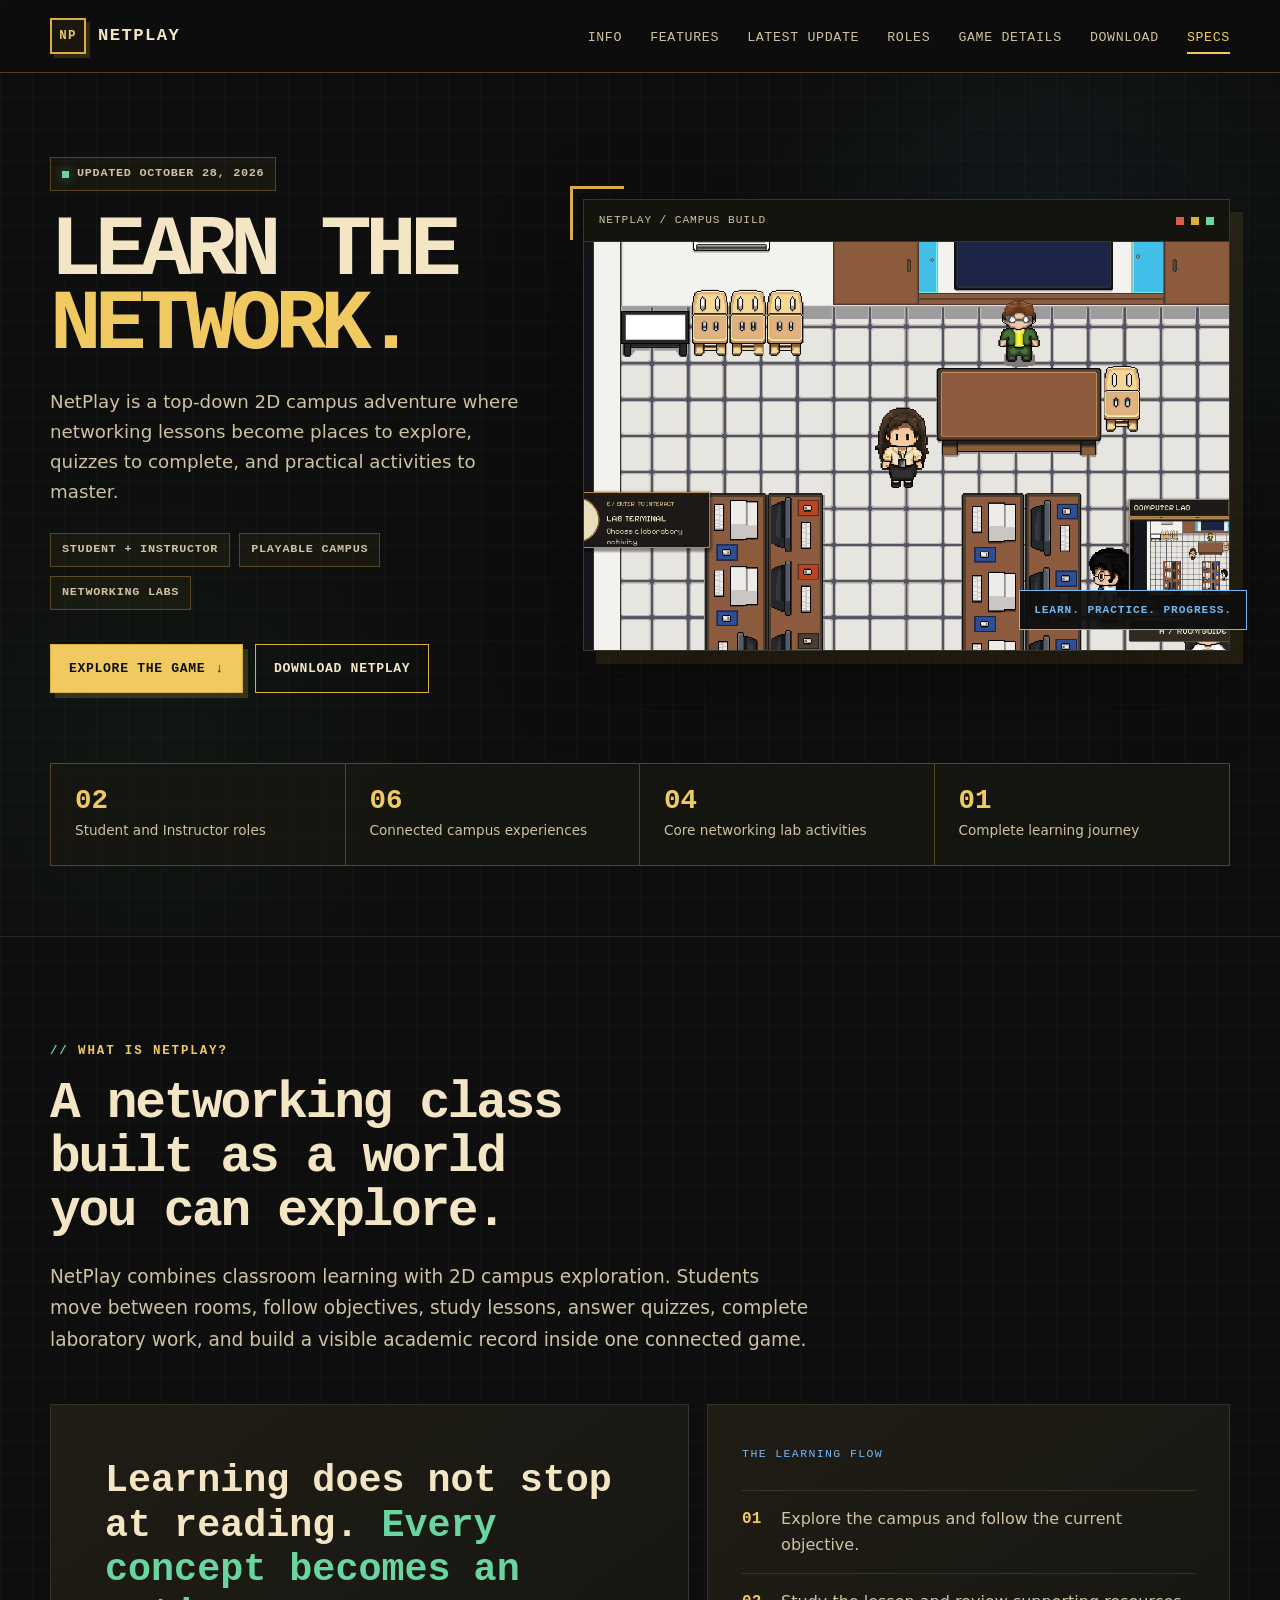
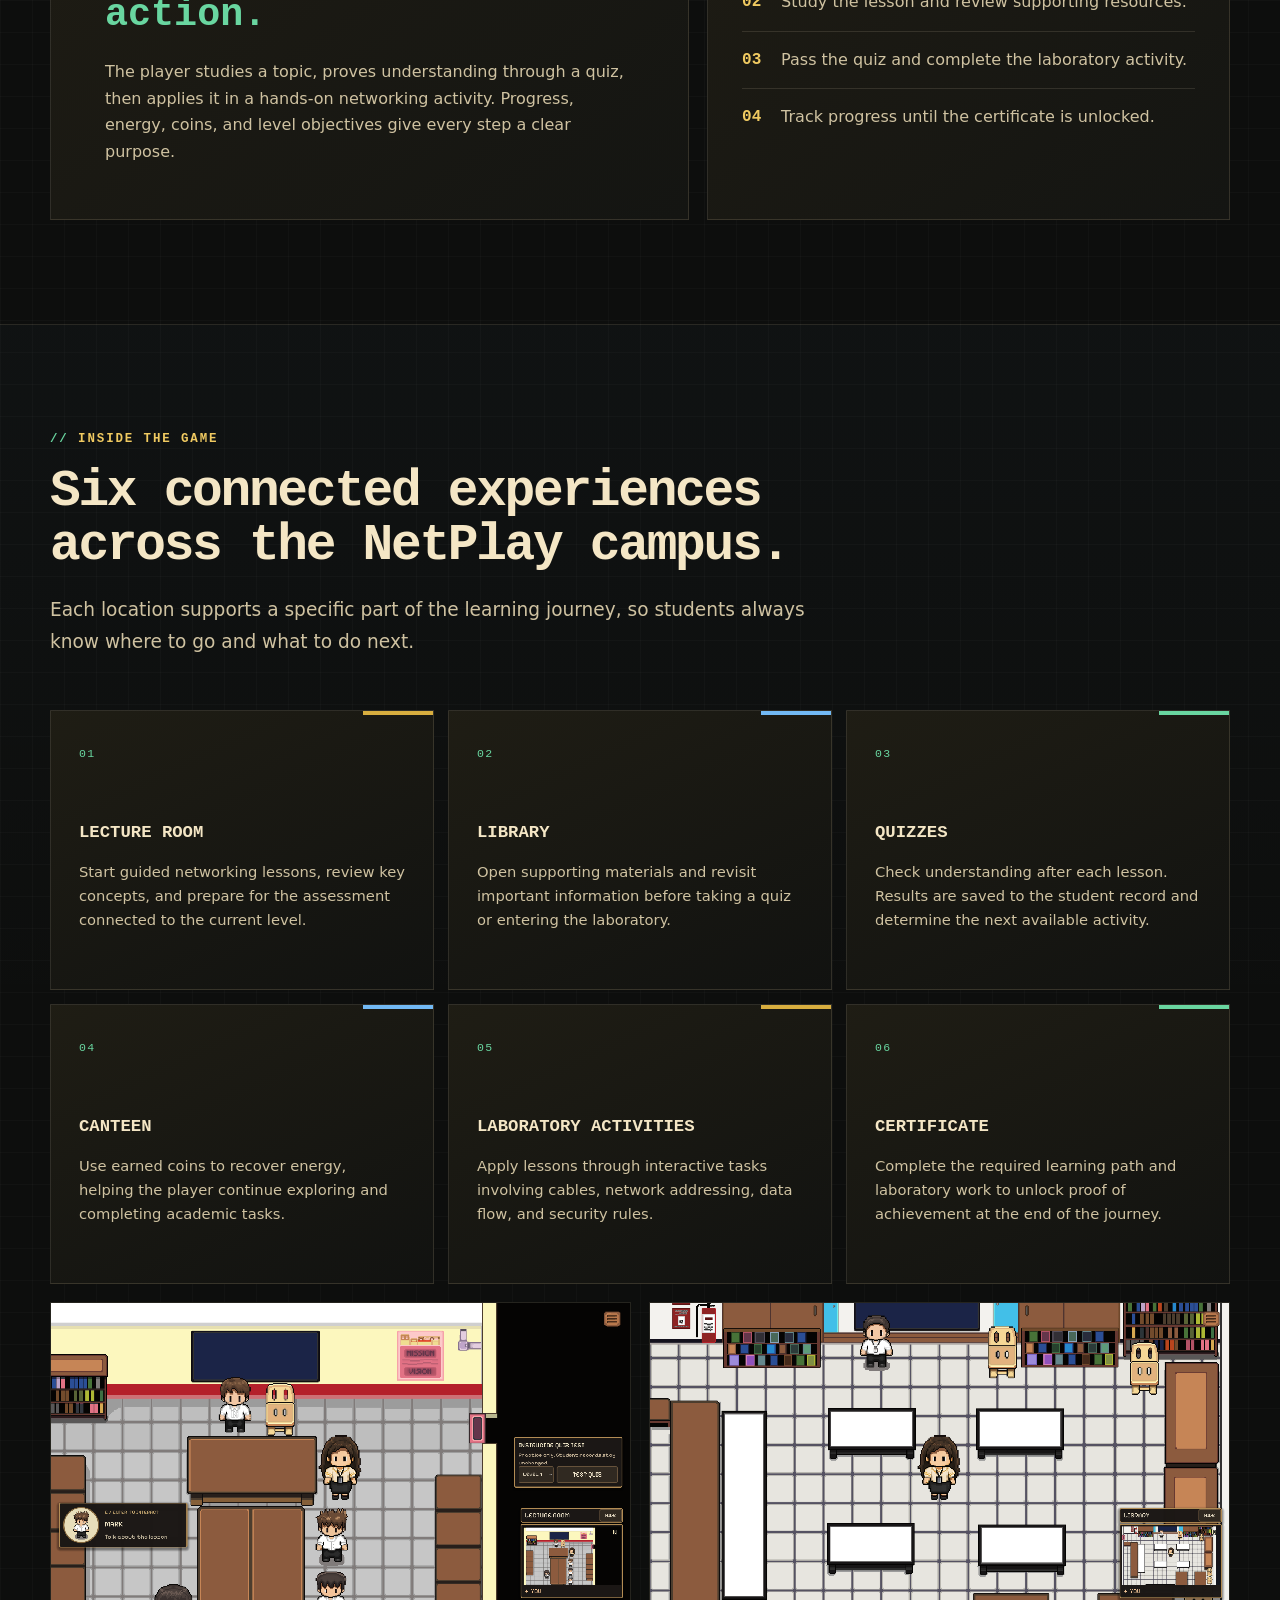
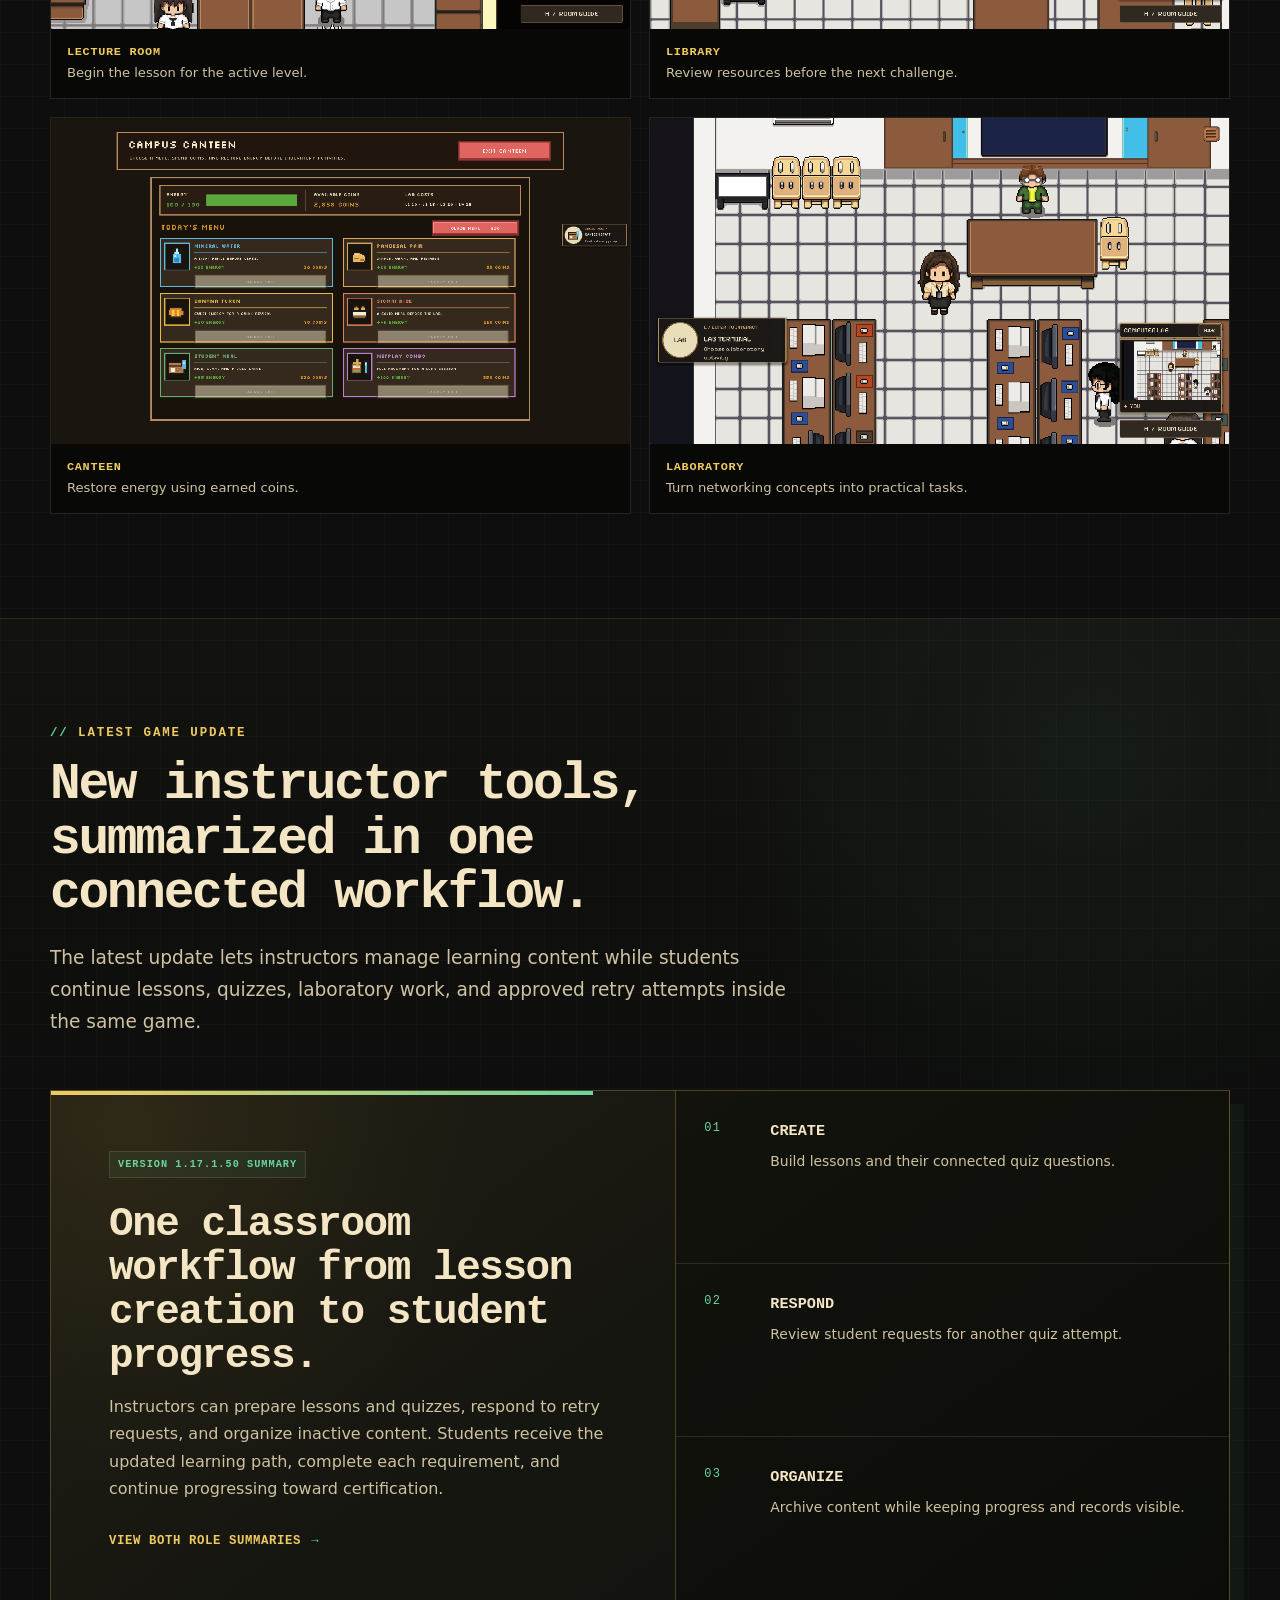
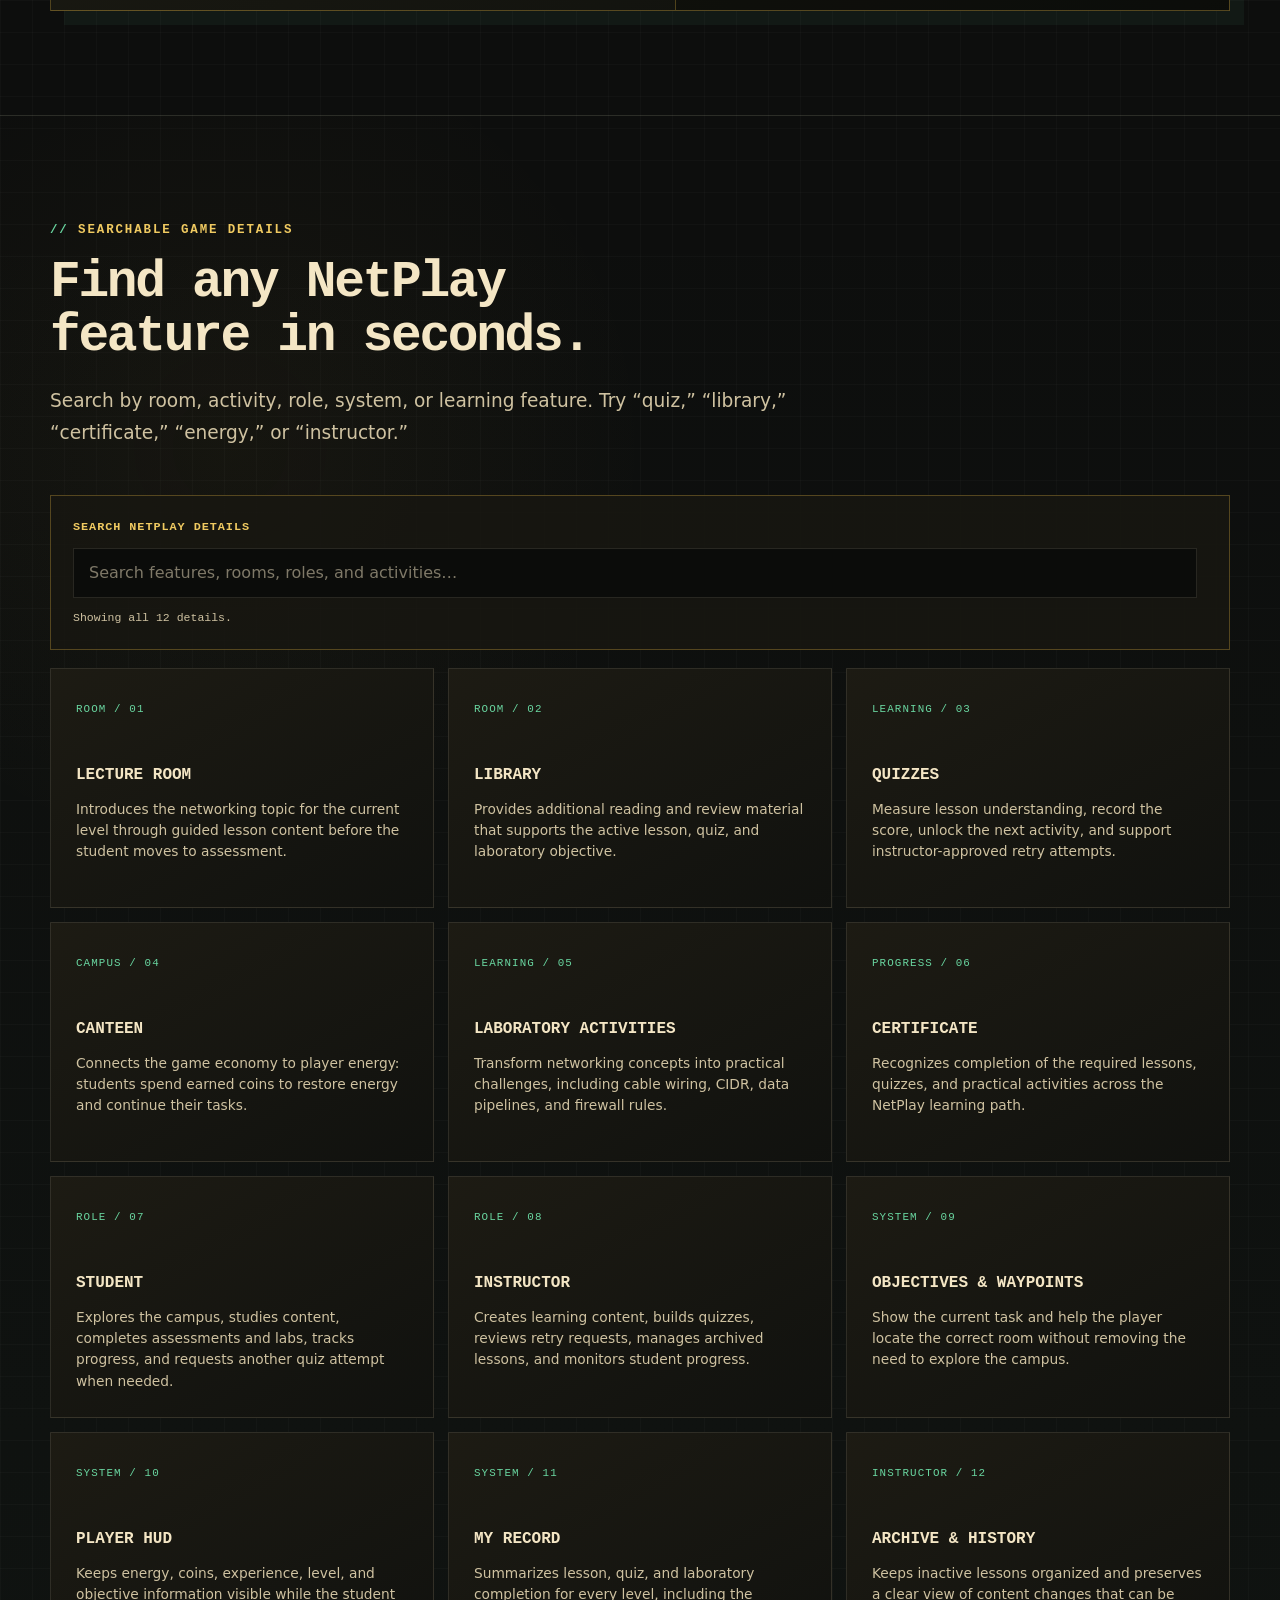
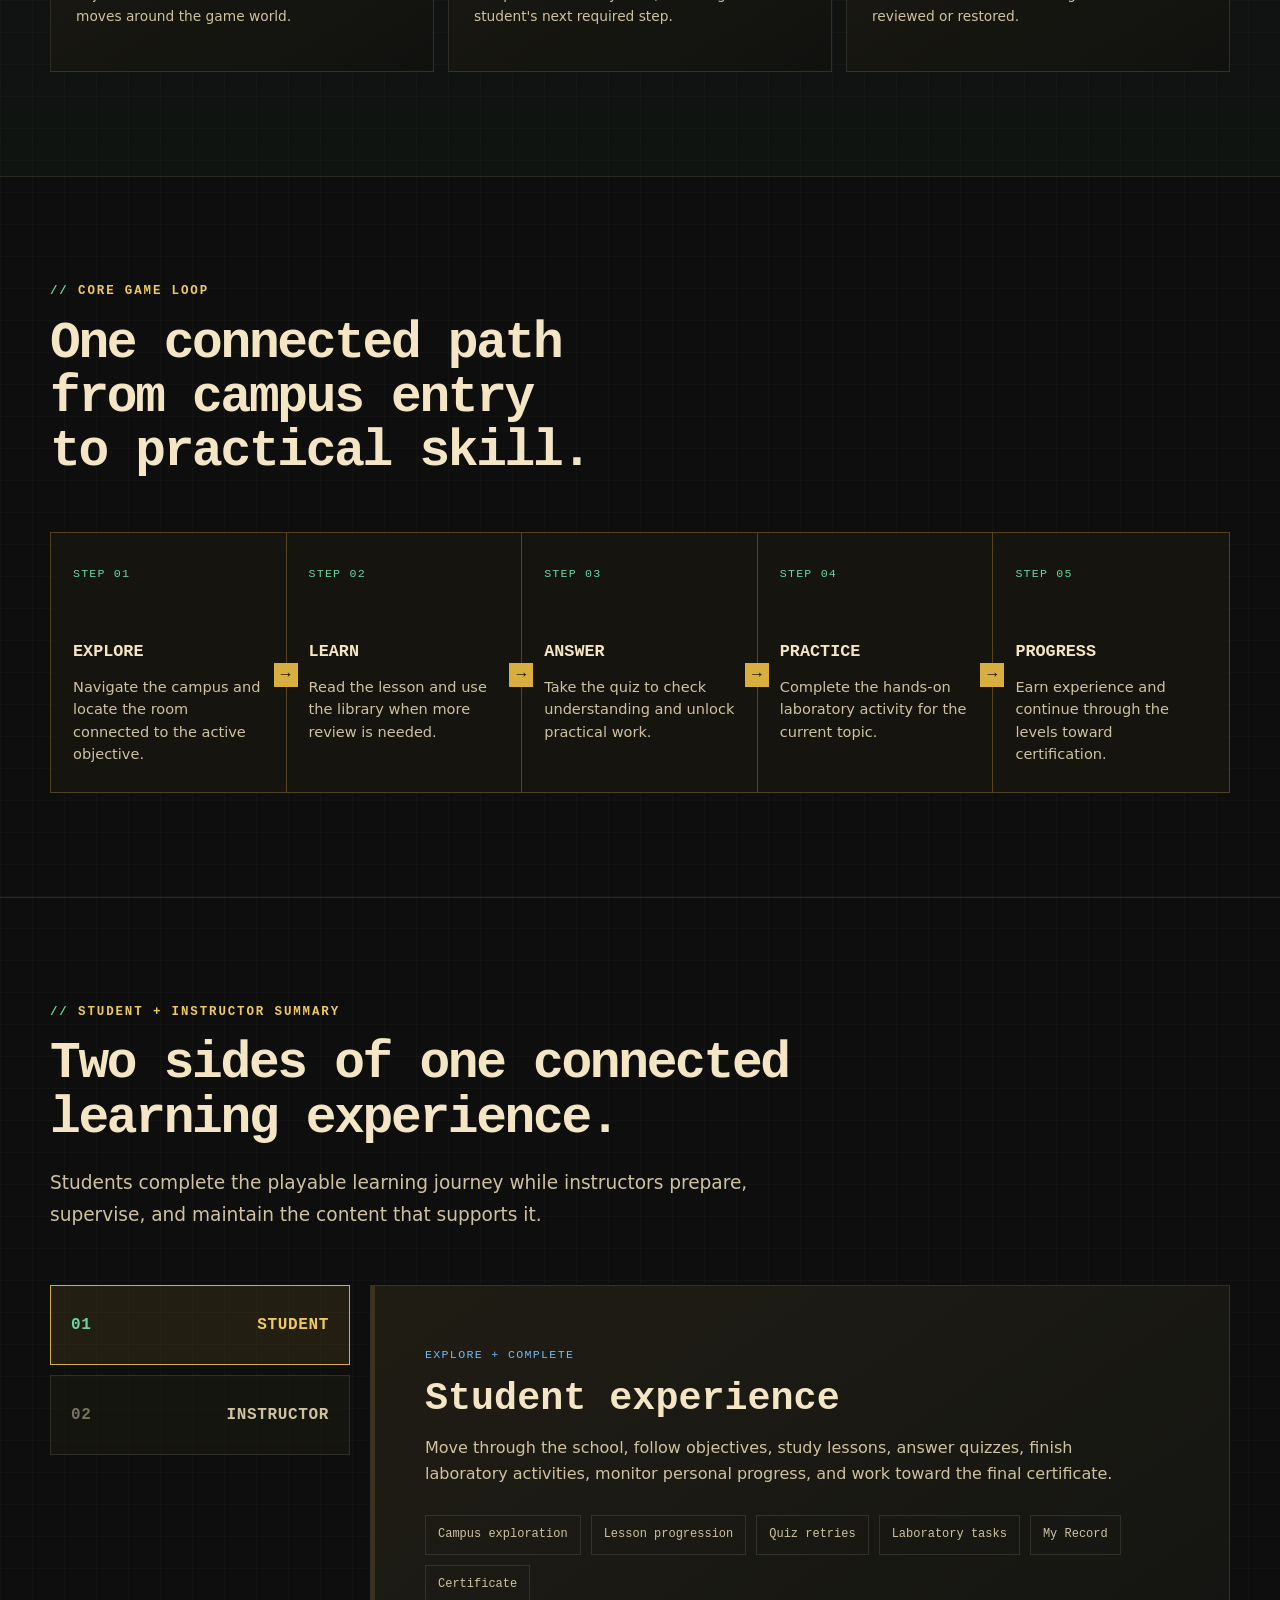
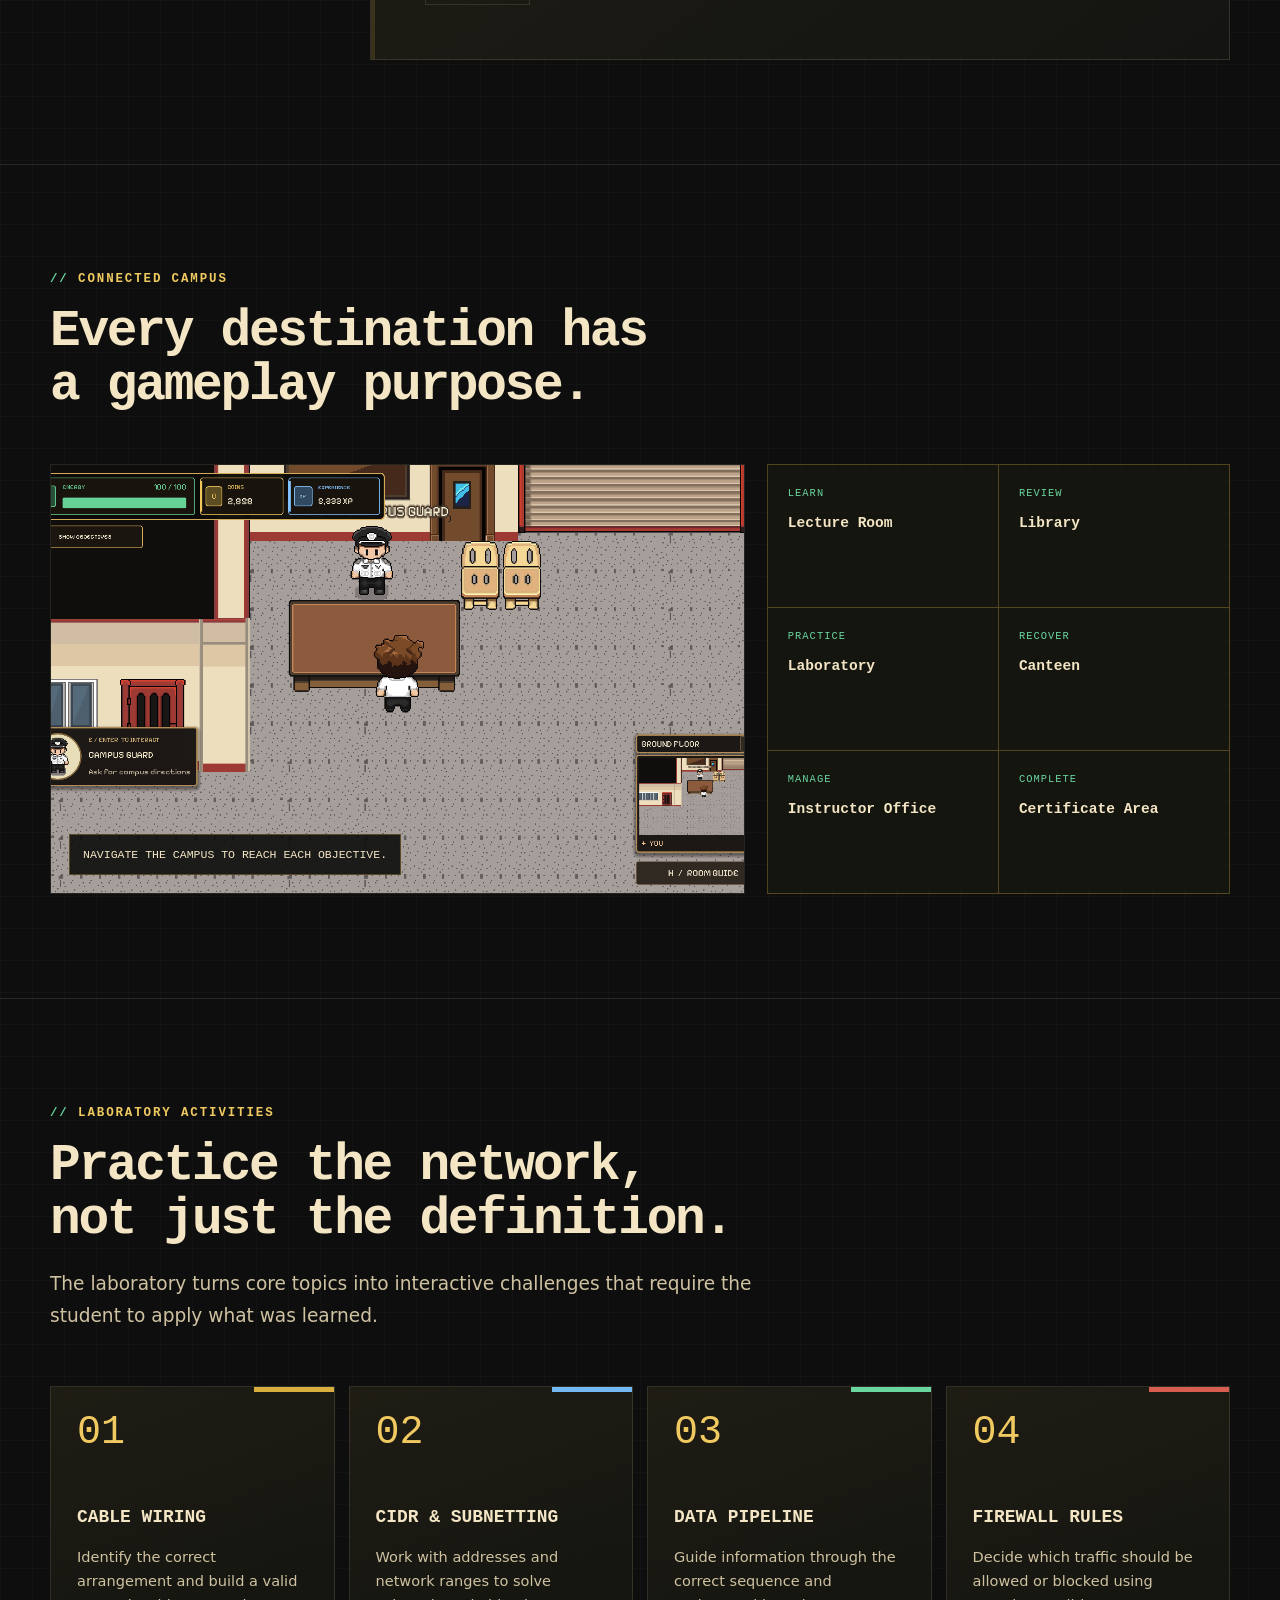
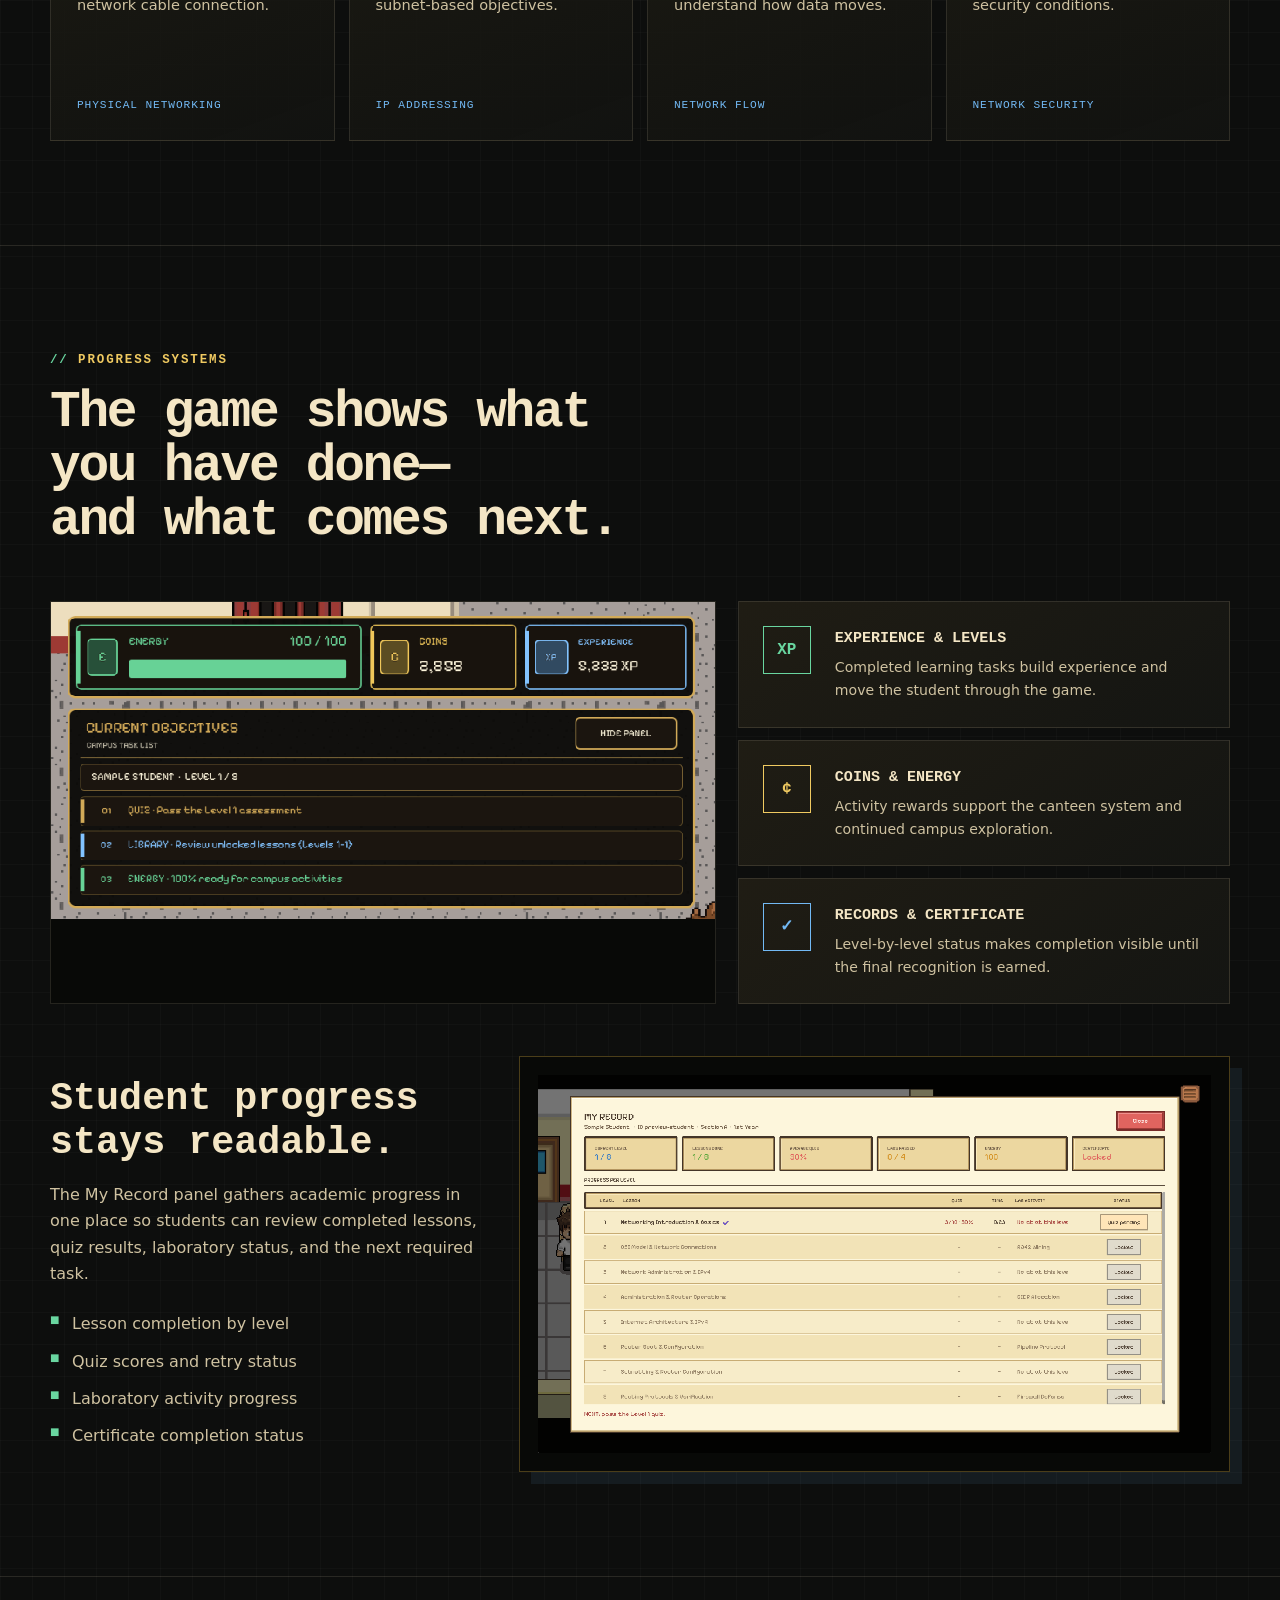
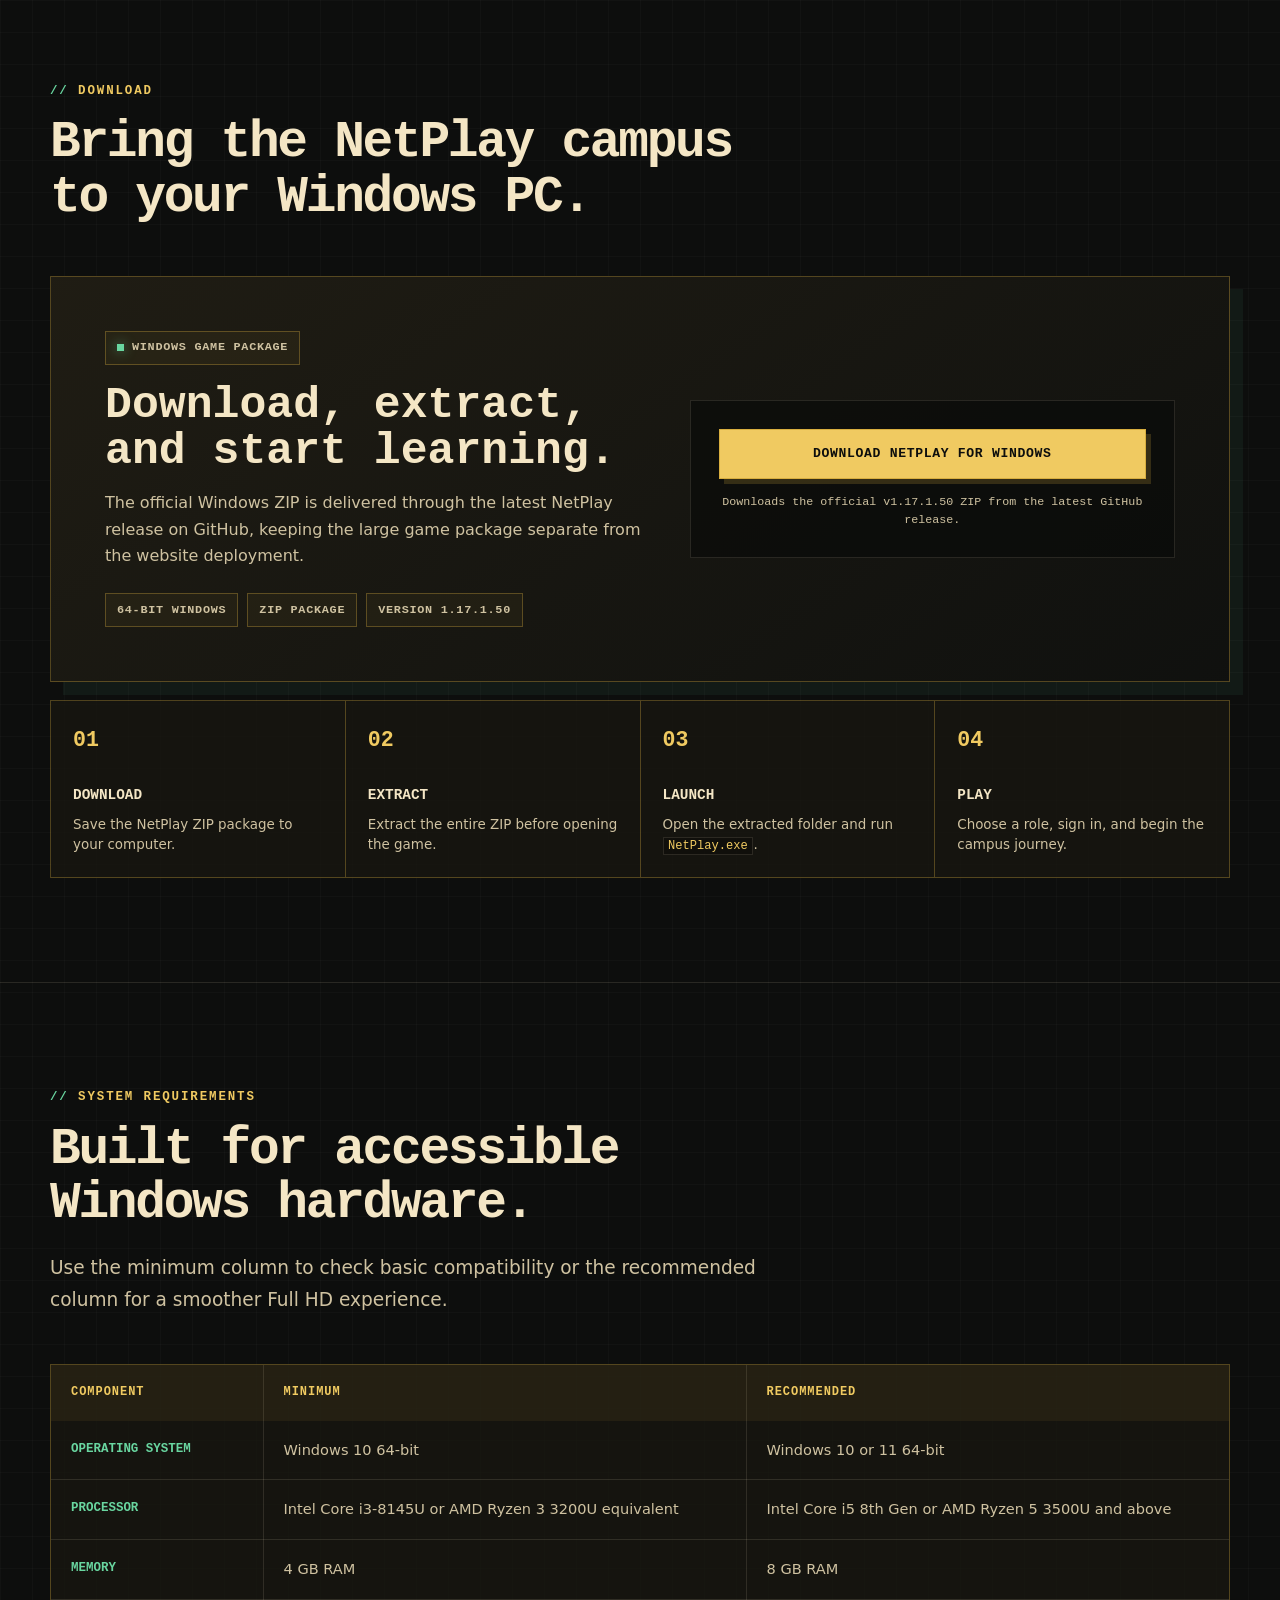
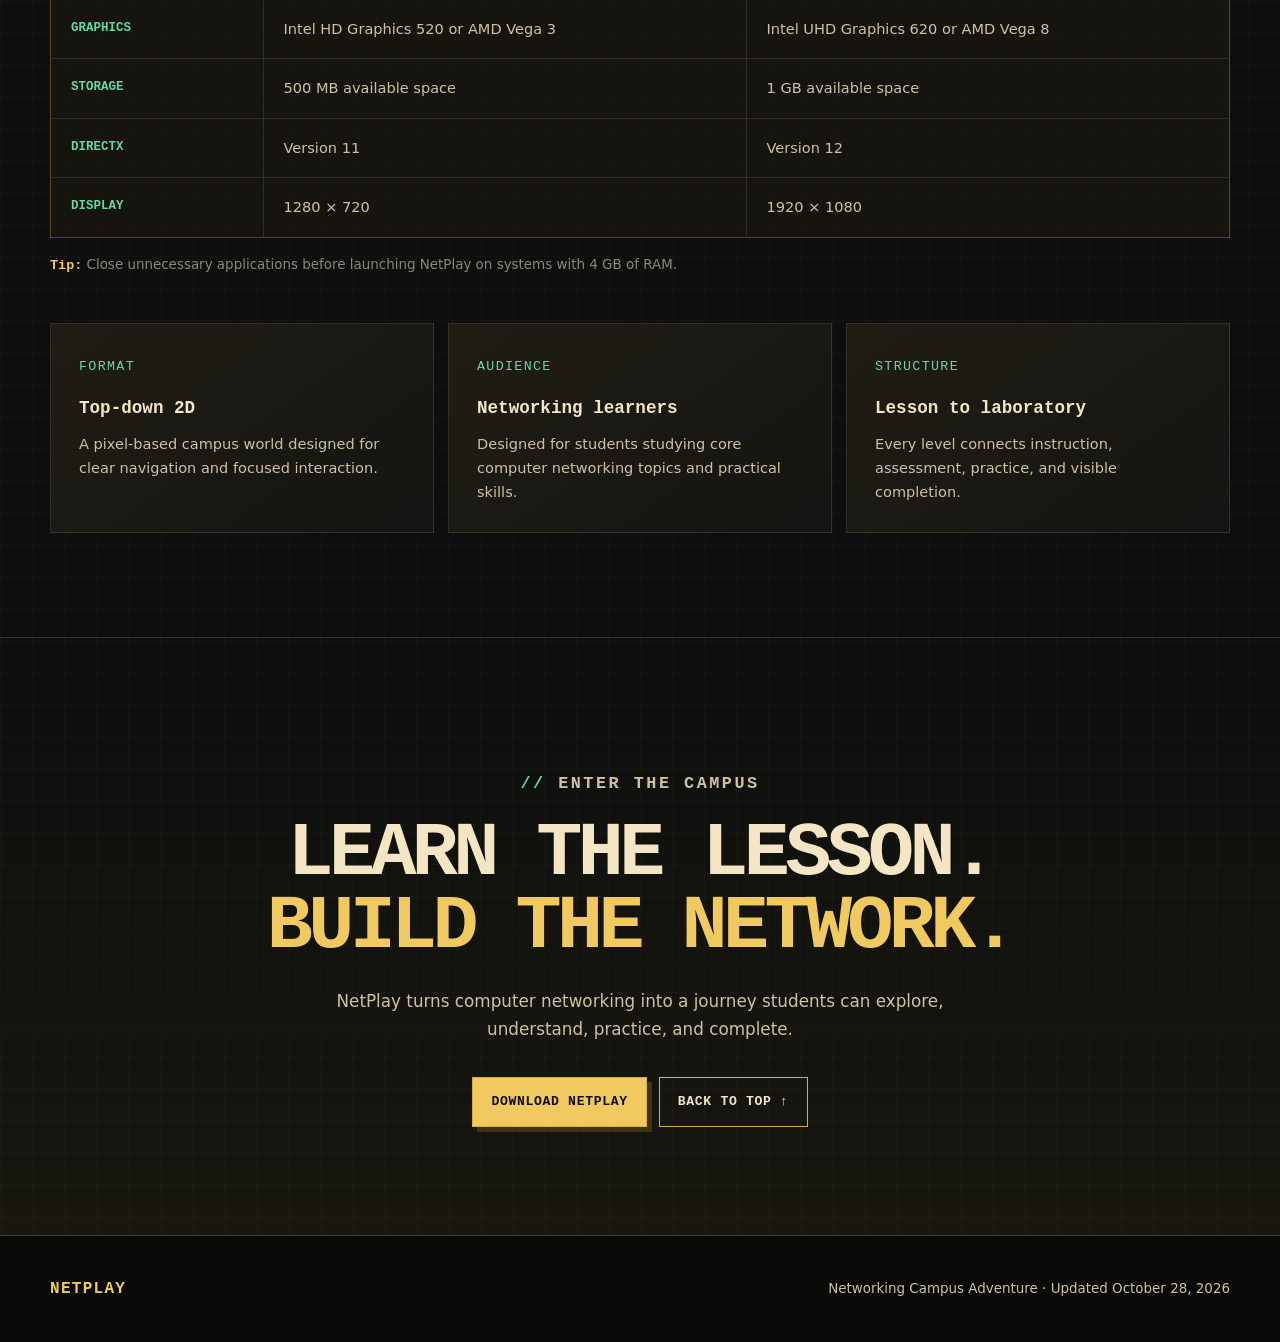
<file: index.html>
<!doctype html>
<html lang="en">
<head>
  <meta charset="utf-8">
  <meta name="viewport" content="width=device-width, initial-scale=1">
  <meta name="theme-color" content="#0d0e0d">
  <meta name="description" content="Explore NetPlay, a top-down 2D campus game that teaches computer networking through lectures, quizzes, laboratory activities, and instructor-managed learning content.">
  <meta name="keywords" content="NetPlay, educational game, computer networking, 2D game, networking laboratory, student game, instructor tools">
  <meta name="robots" content="index, follow, max-image-preview:large">
  <meta name="application-name" content="NetPlay">
  <meta name="author" content="NetPlay Development Team">
  <link rel="canonical" href="https://netplay-game.netlify.app/">
  <meta property="og:type" content="website">
  <meta property="og:site_name" content="NetPlay">
  <meta property="og:title" content="NetPlay — Networking Campus Adventure">
  <meta property="og:description" content="Learn computer networking inside a playable 2D campus with lectures, quizzes, labs, progress tracking, and instructor tools.">
  <meta property="og:url" content="https://netplay-game.netlify.app/">
  <meta property="og:image" content="assets/netplay-campus.png">
  <meta name="twitter:card" content="summary_large_image">
  <meta name="twitter:title" content="NetPlay — Networking Campus Adventure">
  <meta name="twitter:description" content="A top-down 2D educational campus game for learning computer networking.">
  <meta name="twitter:image" content="assets/netplay-campus.png">
  <title>NetPlay — Networking Campus Adventure</title>
  <link rel="icon" type="image/svg+xml" href="data:image/svg+xml,%3Csvg xmlns='http://www.w3.org/2000/svg' viewBox='0 0 32 32'%3E%3Crect width='32' height='32' rx='6' fill='%230d0e0d'/%3E%3Cpath d='M8 23V9h4l8 9V9h4v14h-4l-8-9v9z' fill='%23d8ae3f'/%3E%3Ccircle cx='25' cy='7' r='3' fill='%2372b9f4'/%3E%3C/svg%3E">
  <link rel="stylesheet" href="style.css">
  <script type="application/ld+json">
    {
      "@context": "https://schema.org",
      "@type": "SoftwareApplication",
      "name": "NetPlay",
      "url": "https://netplay-game.netlify.app/",
      "applicationCategory": "EducationalApplication",
      "operatingSystem": "Windows 10, Windows 11",
      "description": "A top-down 2D campus game that teaches computer networking through lectures, quizzes, exploration, and laboratory activities.",
      "featureList": [
        "Lecture rooms and guided lessons",
        "Library learning resources",
        "Quizzes with retry requests",
        "Canteen energy recovery",
        "Interactive networking laboratory activities",
        "Student completion certificates",
        "Instructor-created lessons and quizzes",
        "Instructor request review and content archive"
      ],
      "offers": {
        "@type": "Offer",
        "price": "0",
        "priceCurrency": "PHP"
      }
    }
  </script>
</head>
<body>
  <a class="skip-link" href="#main">Skip to content</a>

  <header class="site-header">
    <nav class="nav-shell" aria-label="Primary navigation">
      <a class="brand" href="#top" aria-label="NetPlay home"><span class="brand-mark">NP</span><span>NetPlay</span></a>
      <button class="menu-button" type="button" aria-expanded="false" aria-controls="nav-links" aria-label="Open navigation">☰</button>
      <div class="nav-links" id="nav-links">
        <a href="#about">Info</a>
        <a href="#features">Features</a>
        <a href="#update">Latest Update</a>
        <a href="#roles">Roles</a>
        <a href="#details">Game Details</a>
        <a href="#download">Download</a>
        <a href="#specs">Specs</a>
      </div>
    </nav>
  </header>

  <main id="main">
    <section class="hero" id="top">
      <div class="shell">
        <div class="hero-grid">
          <div class="hero-copy-block reveal">
            <span class="tag"><span class="tag-dot"></span> Updated October 28, 2026</span>
            <h1>Learn the <span>network.</span></h1>
            <p class="hero-copy">NetPlay is a top-down 2D campus adventure where networking lessons become places to explore, quizzes to complete, and practical activities to master.</p>
            <div class="hero-tags" aria-label="Game highlights">
              <span class="tag">Student + Instructor</span>
              <span class="tag">Playable campus</span>
              <span class="tag">Networking labs</span>
            </div>
            <div class="hero-actions">
              <a class="button button-primary" href="#features">Explore the game <span aria-hidden="true">↓</span></a>
              <a class="button button-secondary" href="#download">Download NetPlay</a>
            </div>
          </div>

          <figure class="game-window reveal">
            <div class="pixel-corner" aria-hidden="true"></div>
            <div class="window-bar"><span>NETPLAY / CAMPUS BUILD</span><span class="window-dots" aria-hidden="true"><i></i><i></i><i></i></span></div>
            <img src="assets/netplay-lab-room.png" alt="NetPlay laboratory room with the player HUD and computer stations">
            <figcaption class="screen-caption">Learn. Practice. Progress.</figcaption>
          </figure>
        </div>

        <div class="stat-strip reveal" aria-label="NetPlay at a glance">
          <div class="stat"><strong>02</strong><span>Student and Instructor roles</span></div>
          <div class="stat"><strong>06</strong><span>Connected campus experiences</span></div>
          <div class="stat"><strong>04</strong><span>Core networking lab activities</span></div>
          <div class="stat"><strong>01</strong><span>Complete learning journey</span></div>
        </div>
      </div>
    </section>

    <section class="section section-rule" id="about">
      <div class="shell">
        <p class="eyebrow reveal">What is NetPlay?</p>
        <h2 class="section-heading reveal">A networking class built as a world you can explore.</h2>
        <p class="section-intro reveal">NetPlay combines classroom learning with 2D campus exploration. Students move between rooms, follow objectives, study lessons, answer quizzes, complete laboratory work, and build a visible academic record inside one connected game.</p>

        <div class="mission-grid">
          <article class="mission-card reveal">
            <h3>Learning does not stop at reading. <span class="highlight">Every concept becomes an action.</span></h3>
            <p>The player studies a topic, proves understanding through a quiz, then applies it in a hands-on networking activity. Progress, energy, coins, and level objectives give every step a clear purpose.</p>
          </article>
          <aside class="brief-card reveal" aria-label="NetPlay learning flow">
            <span class="label">The learning flow</span>
            <ol class="brief-list">
              <li><b>01</b><span>Explore the campus and follow the current objective.</span></li>
              <li><b>02</b><span>Study the lesson and review supporting resources.</span></li>
              <li><b>03</b><span>Pass the quiz and complete the laboratory activity.</span></li>
              <li><b>04</b><span>Track progress until the certificate is unlocked.</span></li>
            </ol>
          </aside>
        </div>
      </div>
    </section>

    <section class="section section-rule experiences-section" id="features">
      <div class="shell">
        <p class="eyebrow reveal">Inside the game</p>
        <h2 class="section-heading reveal">Six connected experiences across the NetPlay campus.</h2>
        <p class="section-intro reveal">Each location supports a specific part of the learning journey, so students always know where to go and what to do next.</p>

        <div class="experience-grid">
          <article class="experience-card reveal"><span class="experience-icon">01</span><h3>Lecture Room</h3><p>Start guided networking lessons, review key concepts, and prepare for the assessment connected to the current level.</p></article>
          <article class="experience-card reveal"><span class="experience-icon">02</span><h3>Library</h3><p>Open supporting materials and revisit important information before taking a quiz or entering the laboratory.</p></article>
          <article class="experience-card reveal"><span class="experience-icon">03</span><h3>Quizzes</h3><p>Check understanding after each lesson. Results are saved to the student record and determine the next available activity.</p></article>
          <article class="experience-card reveal"><span class="experience-icon">04</span><h3>Canteen</h3><p>Use earned coins to recover energy, helping the player continue exploring and completing academic tasks.</p></article>
          <article class="experience-card reveal"><span class="experience-icon">05</span><h3>Laboratory Activities</h3><p>Apply lessons through interactive tasks involving cables, network addressing, data flow, and security rules.</p></article>
          <article class="experience-card reveal"><span class="experience-icon">06</span><h3>Certificate</h3><p>Complete the required learning path and laboratory work to unlock proof of achievement at the end of the journey.</p></article>
        </div>

        <div class="experience-showcase">
          <figure class="reveal"><img src="assets/lecture-room.png" alt="NetPlay lecture room inside the campus"><figcaption><span>Lecture Room</span> Begin the lesson for the active level.</figcaption></figure>
          <figure class="reveal"><img src="assets/library-room.png" alt="NetPlay library room with bookshelves and study areas"><figcaption><span>Library</span> Review resources before the next challenge.</figcaption></figure>
          <figure class="reveal"><img src="assets/canteen.png" alt="NetPlay canteen where students can recover energy"><figcaption><span>Canteen</span> Restore energy using earned coins.</figcaption></figure>
          <figure class="reveal"><img src="assets/netplay-lab-room.png" alt="NetPlay laboratory with multiple computer stations"><figcaption><span>Laboratory</span> Turn networking concepts into practical tasks.</figcaption></figure>
        </div>
      </div>
    </section>

    <section class="section section-rule update-section" id="update">
      <div class="shell">
        <p class="eyebrow reveal">Latest game update</p>
        <h2 class="section-heading reveal">New instructor tools, summarized in one connected workflow.</h2>
        <p class="section-intro reveal">The latest update lets instructors manage learning content while students continue lessons, quizzes, laboratory work, and approved retry attempts inside the same game.</p>

        <div class="update-summary-card reveal">
          <div class="update-summary-copy">
            <span class="patch-label patch-added">Version 1.17.1.50 summary</span>
            <h3>One classroom workflow from lesson creation to student progress.</h3>
            <p>Instructors can prepare lessons and quizzes, respond to retry requests, and organize inactive content. Students receive the updated learning path, complete each requirement, and continue progressing toward certification.</p>
            <a class="summary-link" href="#roles">View both role summaries <span aria-hidden="true">→</span></a>
          </div>
          <div class="update-summary-points" aria-label="Latest update highlights">
            <article><span>01</span><div><h3>Create</h3><p>Build lessons and their connected quiz questions.</p></div></article>
            <article><span>02</span><div><h3>Respond</h3><p>Review student requests for another quiz attempt.</p></div></article>
            <article><span>03</span><div><h3>Organize</h3><p>Archive content while keeping progress and records visible.</p></div></article>
          </div>
        </div>
      </div>
    </section>

    <section class="section section-rule details-section" id="details">
      <div class="shell">
        <p class="eyebrow reveal">Searchable game details</p>
        <h2 class="section-heading reveal">Find any NetPlay feature in seconds.</h2>
        <p class="section-intro reveal">Search by room, activity, role, system, or learning feature. Try “quiz,” “library,” “certificate,” “energy,” or “instructor.”</p>

        <div class="detail-search-shell reveal" role="search">
          <label for="detail-search">Search NetPlay details</label>
          <div class="detail-search-row">
            <input id="detail-search" type="search" placeholder="Search features, rooms, roles, and activities…" autocomplete="off">
            <button id="detail-search-clear" type="button" hidden>Clear search</button>
          </div>
          <p id="detail-search-status" aria-live="polite">Showing all 12 details.</p>
        </div>

        <div class="detail-grid" id="detail-grid">
          <article class="detail-card reveal" data-detail data-search="lecture lesson classroom level objectives networking topic"><span>Room / 01</span><h3>Lecture Room</h3><p>Introduces the networking topic for the current level through guided lesson content before the student moves to assessment.</p></article>
          <article class="detail-card reveal" data-detail data-search="library reading review resource study lesson"><span>Room / 02</span><h3>Library</h3><p>Provides additional reading and review material that supports the active lesson, quiz, and laboratory objective.</p></article>
          <article class="detail-card reveal" data-detail data-search="quiz questions answers score assessment retry request attempt"><span>Learning / 03</span><h3>Quizzes</h3><p>Measure lesson understanding, record the score, unlock the next activity, and support instructor-approved retry attempts.</p></article>
          <article class="detail-card reveal" data-detail data-search="canteen food energy coins recover restore player"><span>Campus / 04</span><h3>Canteen</h3><p>Connects the game economy to player energy: students spend earned coins to restore energy and continue their tasks.</p></article>
          <article class="detail-card reveal" data-detail data-search="laboratory lab cable wiring cidr subnet pipeline firewall practical activity"><span>Learning / 05</span><h3>Laboratory Activities</h3><p>Transform networking concepts into practical challenges, including cable wiring, CIDR, data pipelines, and firewall rules.</p></article>
          <article class="detail-card reveal" data-detail data-search="certificate completion achievement finish reward record"><span>Progress / 06</span><h3>Certificate</h3><p>Recognizes completion of the required lessons, quizzes, and practical activities across the NetPlay learning path.</p></article>
          <article class="detail-card reveal" data-detail data-search="student role explore objectives lessons quizzes labs progress record retry"><span>Role / 07</span><h3>Student</h3><p>Explores the campus, studies content, completes assessments and labs, tracks progress, and requests another quiz attempt when needed.</p></article>
          <article class="detail-card reveal" data-detail data-search="instructor teacher admin lessons quiz question bank requests archive records"><span>Role / 08</span><h3>Instructor</h3><p>Creates learning content, builds quizzes, reviews retry requests, manages archived lessons, and monitors student progress.</p></article>
          <article class="detail-card reveal" data-detail data-search="objectives waypoint guide navigation campus location next task"><span>System / 09</span><h3>Objectives &amp; Waypoints</h3><p>Show the current task and help the player locate the correct room without removing the need to explore the campus.</p></article>
          <article class="detail-card reveal" data-detail data-search="hud heads up display energy coins experience xp level status"><span>System / 10</span><h3>Player HUD</h3><p>Keeps energy, coins, experience, level, and objective information visible while the student moves around the game world.</p></article>
          <article class="detail-card reveal" data-detail data-search="record progress level lesson quiz lab status certificate student"><span>System / 11</span><h3>My Record</h3><p>Summarizes lesson, quiz, and laboratory completion for every level, including the student's next required step.</p></article>
          <article class="detail-card reveal" data-detail data-search="archive version history restore lesson changes instructor content"><span>Instructor / 12</span><h3>Archive &amp; History</h3><p>Keeps inactive lessons organized and preserves a clear view of content changes that can be reviewed or restored.</p></article>
        </div>
        <p class="detail-empty" id="detail-empty" hidden>No matching detail found. Try a broader term such as “lesson,” “quiz,” or “lab.”</p>
      </div>
    </section>

    <section class="section section-rule" id="game-loop">
      <div class="shell">
        <p class="eyebrow reveal">Core game loop</p>
        <h2 class="section-heading reveal">One connected path from campus entry to practical skill.</h2>
        <div class="loop-grid reveal">
          <article class="loop-step"><span class="loop-number">STEP 01</span><h3>Explore</h3><p>Navigate the campus and locate the room connected to the active objective.</p></article>
          <article class="loop-step"><span class="loop-number">STEP 02</span><h3>Learn</h3><p>Read the lesson and use the library when more review is needed.</p></article>
          <article class="loop-step"><span class="loop-number">STEP 03</span><h3>Answer</h3><p>Take the quiz to check understanding and unlock practical work.</p></article>
          <article class="loop-step"><span class="loop-number">STEP 04</span><h3>Practice</h3><p>Complete the hands-on laboratory activity for the current topic.</p></article>
          <article class="loop-step"><span class="loop-number">STEP 05</span><h3>Progress</h3><p>Earn experience and continue through the levels toward certification.</p></article>
        </div>
      </div>
    </section>

    <section class="section section-rule" id="roles">
      <div class="shell">
        <p class="eyebrow reveal">Student + Instructor summary</p>
        <h2 class="section-heading reveal">Two sides of one connected learning experience.</h2>
        <p class="section-intro reveal">Students complete the playable learning journey while instructors prepare, supervise, and maintain the content that supports it.</p>
        <div class="role-layout reveal">
          <div class="role-tabs" role="tablist" aria-label="NetPlay roles">
            <button class="role-tab" id="student-tab" type="button" role="tab" aria-selected="true" aria-controls="student-panel"><span>01</span> Student</button>
            <button class="role-tab" id="instructor-tab" type="button" role="tab" aria-selected="false" aria-controls="instructor-panel" tabindex="-1"><span>02</span> Instructor</button>
          </div>
          <article class="role-panel" id="student-panel" role="tabpanel" aria-labelledby="student-tab">
            <span class="role-kicker">Explore + complete</span>
            <h3>Student experience</h3>
            <p>Move through the school, follow objectives, study lessons, answer quizzes, finish laboratory activities, monitor personal progress, and work toward the final certificate.</p>
            <div class="feature-pills"><span>Campus exploration</span><span>Lesson progression</span><span>Quiz retries</span><span>Laboratory tasks</span><span>My Record</span><span>Certificate</span></div>
          </article>
          <article class="role-panel" id="instructor-panel" role="tabpanel" aria-labelledby="instructor-tab" hidden>
            <span class="role-kicker">Create + supervise</span>
            <h3>Instructor experience</h3>
            <p>Prepare lessons and quizzes, review student requests, organize archived learning content, and use academic records to follow class progress.</p>
            <div class="feature-pills"><span>Lesson Manager</span><span>Question Bank</span><span>Retry Requests</span><span>Archive</span><span>Version History</span><span>Student Records</span></div>
          </article>
        </div>
      </div>
    </section>

    <section class="section section-rule" id="campus">
      <div class="shell">
        <p class="eyebrow reveal">Connected campus</p>
        <h2 class="section-heading reveal">Every destination has a gameplay purpose.</h2>
        <div class="campus-layout">
          <figure class="campus-shot reveal">
            <img src="assets/netplay-campus.png" alt="Top-down view of the NetPlay school campus">
            <figcaption>Navigate the campus to reach each objective.</figcaption>
          </figure>
          <div class="location-grid reveal" aria-label="Campus locations">
            <article class="location"><small>Learn</small><strong>Lecture Room</strong></article>
            <article class="location"><small>Review</small><strong>Library</strong></article>
            <article class="location"><small>Practice</small><strong>Laboratory</strong></article>
            <article class="location"><small>Recover</small><strong>Canteen</strong></article>
            <article class="location"><small>Manage</small><strong>Instructor Office</strong></article>
            <article class="location"><small>Complete</small><strong>Certificate Area</strong></article>
          </div>
        </div>
      </div>
    </section>

    <section class="section section-rule" id="labs">
      <div class="shell">
        <p class="eyebrow reveal">Laboratory activities</p>
        <h2 class="section-heading reveal">Practice the network, not just the definition.</h2>
        <p class="section-intro reveal">The laboratory turns core topics into interactive challenges that require the student to apply what was learned.</p>
        <div class="lab-grid">
          <article class="lab-card reveal"><span class="lab-index">01</span><h3>Cable Wiring</h3><p>Identify the correct arrangement and build a valid network cable connection.</p><span class="lab-skill">Physical networking</span></article>
          <article class="lab-card reveal"><span class="lab-index">02</span><h3>CIDR &amp; Subnetting</h3><p>Work with addresses and network ranges to solve subnet-based objectives.</p><span class="lab-skill">IP addressing</span></article>
          <article class="lab-card reveal"><span class="lab-index">03</span><h3>Data Pipeline</h3><p>Guide information through the correct sequence and understand how data moves.</p><span class="lab-skill">Network flow</span></article>
          <article class="lab-card reveal"><span class="lab-index">04</span><h3>Firewall Rules</h3><p>Decide which traffic should be allowed or blocked using security conditions.</p><span class="lab-skill">Network security</span></article>
        </div>
      </div>
    </section>

    <section class="section section-rule" id="systems">
      <div class="shell">
        <p class="eyebrow reveal">Progress systems</p>
        <h2 class="section-heading reveal">The game shows what you have done—and what comes next.</h2>
        <div class="systems-layout">
          <figure class="hud-frame reveal"><img src="assets/netplay-hud.png" alt="NetPlay interface showing player energy, coins, experience, level, and objectives"></figure>
          <div class="system-stack reveal">
            <article class="system-card"><span class="system-icon">XP</span><div><h3>Experience &amp; levels</h3><p>Completed learning tasks build experience and move the student through the game.</p></div></article>
            <article class="system-card"><span class="system-icon">¢</span><div><h3>Coins &amp; energy</h3><p>Activity rewards support the canteen system and continued campus exploration.</p></div></article>
            <article class="system-card"><span class="system-icon">✓</span><div><h3>Records &amp; certificate</h3><p>Level-by-level status makes completion visible until the final recognition is earned.</p></div></article>
          </div>
        </div>
        <div class="objective-panel">
          <div class="objective-copy reveal">
            <h3>Student progress stays readable.</h3>
            <p>The My Record panel gathers academic progress in one place so students can review completed lessons, quiz results, laboratory status, and the next required task.</p>
            <ul class="objective-list"><li>Lesson completion by level</li><li>Quiz scores and retry status</li><li>Laboratory activity progress</li><li>Certificate completion status</li></ul>
          </div>
          <figure class="objective-image reveal"><img src="assets/netplay-student-record.png" alt="NetPlay My Record panel showing level-by-level student progress"></figure>
        </div>
      </div>
    </section>

    <section class="section section-rule" id="download">
      <div class="shell">
        <p class="eyebrow reveal">Download</p>
        <h2 class="section-heading reveal">Bring the NetPlay campus to your Windows PC.</h2>
        <div class="download-panel reveal">
          <div>
            <span class="tag"><span class="tag-dot"></span> Windows game package</span>
            <h3>Download, extract, and start learning.</h3>
            <p>The official Windows ZIP is delivered through the latest NetPlay release on GitHub, keeping the large game package separate from the website deployment.</p>
            <div class="download-meta"><span class="tag">64-bit Windows</span><span class="tag">ZIP package</span><span class="tag">Version 1.17.1.50</span></div>
          </div>
          <div class="download-action">
           <a class="button button-primary" id="netplay-download" href="https://github.com/ethnd/Netplay-Website/releases/download/v1.17.1.50/Official.NetPlay.v1.17.1.50.zip">Download NetPlay for Windows</a>
            <p class="download-note" id="download-status">Downloads the official v1.17.1.50 ZIP from the latest GitHub release.</p>
          </div>
        </div>

        <div class="install-grid reveal" aria-label="Installation steps">
          <article class="install-step"><b>01</b><h3>Download</h3><p>Save the NetPlay ZIP package to your computer.</p></article>
          <article class="install-step"><b>02</b><h3>Extract</h3><p>Extract the entire ZIP before opening the game.</p></article>
          <article class="install-step"><b>03</b><h3>Launch</h3><p>Open the extracted folder and run <code>NetPlay.exe</code>.</p></article>
          <article class="install-step"><b>04</b><h3>Play</h3><p>Choose a role, sign in, and begin the campus journey.</p></article>
        </div>
      </div>
    </section>

    <section class="section section-rule" id="specs">
      <div class="shell">
        <p class="eyebrow reveal">System requirements</p>
        <h2 class="section-heading reveal">Built for accessible Windows hardware.</h2>
        <p class="section-intro reveal">Use the minimum column to check basic compatibility or the recommended column for a smoother Full HD experience.</p>
        <div class="spec-wrap reveal">
          <table class="spec-table">
            <thead><tr><th scope="col">Component</th><th scope="col">Minimum</th><th scope="col">Recommended</th></tr></thead>
            <tbody>
              <tr><th scope="row">Operating system</th><td>Windows 10 64-bit</td><td>Windows 10 or 11 64-bit</td></tr>
              <tr><th scope="row">Processor</th><td>Intel Core i3-8145U or AMD Ryzen 3 3200U equivalent</td><td>Intel Core i5 8th Gen or AMD Ryzen 5 3500U and above</td></tr>
              <tr><th scope="row">Memory</th><td>4 GB RAM</td><td>8 GB RAM</td></tr>
              <tr><th scope="row">Graphics</th><td>Intel HD Graphics 520 or AMD Vega 3</td><td>Intel UHD Graphics 620 or AMD Vega 8</td></tr>
              <tr><th scope="row">Storage</th><td>500 MB available space</td><td>1 GB available space</td></tr>
              <tr><th scope="row">DirectX</th><td>Version 11</td><td>Version 12</td></tr>
              <tr><th scope="row">Display</th><td>1280 × 720</td><td>1920 × 1080</td></tr>
            </tbody>
          </table>
        </div>
        <p class="spec-note reveal"><strong>Tip:</strong> Close unnecessary applications before launching NetPlay on systems with 4 GB of RAM.</p>

        <div class="tech-grid">
          <article class="tech-card reveal"><small>Format</small><h3>Top-down 2D</h3><p>A pixel-based campus world designed for clear navigation and focused interaction.</p></article>
          <article class="tech-card reveal"><small>Audience</small><h3>Networking learners</h3><p>Designed for students studying core computer networking topics and practical skills.</p></article>
          <article class="tech-card reveal"><small>Structure</small><h3>Lesson to laboratory</h3><p>Every level connects instruction, assessment, practice, and visible completion.</p></article>
        </div>
      </div>
    </section>

    <section class="closing section-rule">
      <div class="shell reveal">
        <p class="eyebrow">Enter the campus</p>
        <h2>Learn the lesson. <span>Build the network.</span></h2>
        <p>NetPlay turns computer networking into a journey students can explore, understand, practice, and complete.</p>
        <div class="hero-actions closing-actions"><a class="button button-primary" href="#download">Download NetPlay</a><a class="button button-secondary" href="#top">Back to top ↑</a></div>
      </div>
    </section>
  </main>

  <footer>
    <div class="shell footer-shell"><strong>NETPLAY</strong><p>Networking Campus Adventure · Updated October 28, 2026</p></div>
  </footer>

  <script src="script.js"></script>
</body>
</html>
</file>
<file: style.css>
:root {
  --ink: #0d0e0d;
  --ink-soft: #141512;
  --panel: #191710;
  --panel-2: #201d14;
  --paper: #f4e6c5;
  --paper-soft: #cfc2a1;
  --gold: #d8ae3f;
  --gold-bright: #f0ca61;
  --green: #69d6a0;
  --blue: #72b9f4;
  --red: #d65d50;
  --line: rgba(216, 174, 63, .32);
  --line-soft: rgba(244, 230, 197, .12);
  --shadow: 0 24px 80px rgba(0, 0, 0, .36);
  --mono: "Courier New", ui-monospace, SFMono-Regular, Menlo, Monaco, Consolas, monospace;
  --sans: Inter, ui-sans-serif, system-ui, -apple-system, BlinkMacSystemFont, "Segoe UI", sans-serif;
}

* { box-sizing: border-box; }
html { scroll-behavior: smooth; scroll-padding-top: 88px; }
body {
  margin: 0;
  color: var(--paper);
  background:
    linear-gradient(rgba(255,255,255,.018) 1px, transparent 1px),
    linear-gradient(90deg, rgba(255,255,255,.018) 1px, transparent 1px),
    var(--ink);
  background-size: 32px 32px;
  font-family: var(--sans);
  font-size: 16px;
  line-height: 1.65;
  overflow-x: hidden;
}

::selection { color: var(--ink); background: var(--gold-bright); }
img { display: block; max-width: 100%; height: auto; }
a { color: inherit; }
button, a { -webkit-tap-highlight-color: transparent; }
button { font: inherit; }

.skip-link {
  position: fixed;
  left: 16px;
  top: -80px;
  z-index: 100;
  padding: 12px 16px;
  color: var(--ink);
  background: var(--gold-bright);
  font-weight: 800;
  transition: top .2s ease;
}
.skip-link:focus { top: 12px; }

.site-header {
  position: sticky;
  top: 0;
  z-index: 30;
  border-bottom: 1px solid var(--line);
  background: rgba(13, 14, 13, .9);
  backdrop-filter: blur(16px);
}
.nav-shell {
  width: min(1180px, calc(100% - 40px));
  min-height: 72px;
  margin: 0 auto;
  position: relative;
  display: flex;
  align-items: center;
  justify-content: space-between;
  gap: 24px;
}
.brand {
  display: inline-flex;
  align-items: center;
  gap: 12px;
  text-decoration: none;
  font-family: var(--mono);
  font-size: 1.08rem;
  font-weight: 800;
  letter-spacing: .08em;
  text-transform: uppercase;
}
.brand-mark {
  width: 36px;
  height: 36px;
  display: grid;
  place-items: center;
  border: 2px solid var(--gold);
  color: var(--gold-bright);
  background: var(--panel);
  box-shadow: 4px 4px 0 rgba(216,174,63,.18);
  font-size: .78rem;
}
.nav-links {
  display: flex;
  align-items: center;
  gap: 28px;
}
.nav-links a {
  color: var(--paper-soft);
  text-decoration: none;
  font-family: var(--mono);
  font-size: .83rem;
  letter-spacing: .05em;
  text-transform: uppercase;
  transition: color .18s ease;
}
.nav-links a:hover, .nav-links a:focus-visible { color: var(--gold-bright); }
.menu-button {
  display: none;
  width: 44px;
  height: 44px;
  border: 1px solid var(--line);
  color: var(--paper);
  background: var(--panel);
  cursor: pointer;
}

main { overflow: hidden; }
.shell { width: min(1180px, calc(100% - 40px)); margin: 0 auto; }
.section { padding: 104px 0; position: relative; }
.section-rule { border-top: 1px solid var(--line-soft); }
.eyebrow {
  margin: 0 0 14px;
  color: var(--gold-bright);
  font-family: var(--mono);
  font-size: .78rem;
  font-weight: 700;
  letter-spacing: .15em;
  text-transform: uppercase;
}
.eyebrow::before { content: "// "; color: var(--green); }
.section-heading {
  max-width: 760px;
  margin: 0;
  font-family: var(--mono);
  font-size: clamp(2rem, 4vw, 3.75rem);
  line-height: 1.06;
  letter-spacing: -.045em;
  text-wrap: balance;
}
.section-intro {
  max-width: 760px;
  margin: 22px 0 0;
  color: var(--paper-soft);
  font-size: clamp(1.1rem, 1.45vw, 1.2rem);
  line-height: 1.72;
}
.tag {
  display: inline-flex;
  align-items: center;
  gap: 8px;
  min-height: 34px;
  padding: 6px 11px;
  border: 1px solid var(--line);
  color: var(--paper-soft);
  background: rgba(216,174,63,.05);
  font-family: var(--mono);
  font-size: .74rem;
  font-weight: 700;
  letter-spacing: .06em;
  text-transform: uppercase;
}
.tag-dot { width: 7px; height: 7px; background: var(--green); box-shadow: 0 0 12px rgba(105,214,160,.6); }

.hero {
  min-height: calc(100vh - 72px);
  display: grid;
  align-items: center;
  padding: 84px 0 70px;
}
.hero-grid {
  display: grid;
  grid-template-columns: .84fr 1.16fr;
  gap: 64px;
  align-items: center;
}
.hero h1 {
  margin: 24px 0 24px;
  font-family: var(--mono);
  font-size: clamp(3.35rem, 6.7vw, 7.25rem);
  line-height: .86;
  letter-spacing: -.075em;
  text-transform: uppercase;
}
.hero h1 span { display: block; color: var(--gold-bright); }
.hero-copy {
  max-width: 580px;
  margin: 0;
  color: var(--paper-soft);
  font-size: clamp(1rem, 1.5vw, 1.14rem);
}
.hero-tags { display: flex; flex-wrap: wrap; gap: 9px; margin-top: 26px; }
.hero-actions { display: flex; flex-wrap: wrap; gap: 12px; margin-top: 34px; }
.button {
  min-height: 48px;
  padding: 13px 18px;
  display: inline-flex;
  align-items: center;
  justify-content: center;
  gap: 10px;
  border: 1px solid var(--gold);
  text-decoration: none;
  font-family: var(--mono);
  font-size: .82rem;
  font-weight: 800;
  letter-spacing: .05em;
  text-transform: uppercase;
  transition: transform .16s ease, background .16s ease, color .16s ease;
}
.button:hover, .button:focus-visible { transform: translate(-2px, -2px); }
.button-primary { color: var(--ink); background: var(--gold-bright); box-shadow: 5px 5px 0 rgba(216,174,63,.2); }
.button-secondary { color: var(--paper); background: transparent; }
.button-secondary:hover, .button-secondary:focus-visible { background: rgba(216,174,63,.08); }

.game-window {
  position: relative;
  border: 1px solid rgba(244,230,197,.2);
  background: #080907;
  box-shadow: var(--shadow), 13px 13px 0 rgba(216,174,63,.12);
}
.window-bar {
  min-height: 42px;
  padding: 0 15px;
  display: flex;
  align-items: center;
  justify-content: space-between;
  border-bottom: 1px solid rgba(244,230,197,.14);
  color: var(--paper-soft);
  background: #14140f;
  font-family: var(--mono);
  font-size: .7rem;
  letter-spacing: .08em;
  text-transform: uppercase;
}
.window-dots { display: flex; gap: 7px; }
.window-dots i { width: 8px; height: 8px; display: block; background: #4e4b3f; }
.window-dots i:nth-child(1) { background: var(--red); }
.window-dots i:nth-child(2) { background: var(--gold); }
.window-dots i:nth-child(3) { background: var(--green); }
.game-window img {
  width: 100%;
  aspect-ratio: 1.58 / 1;
  object-fit: cover;
  object-position: 55% center;
  image-rendering: pixelated;
}
.screen-caption {
  position: absolute;
  right: -18px;
  bottom: 20px;
  padding: 10px 14px;
  border: 1px solid var(--blue);
  color: var(--blue);
  background: rgba(13,14,13,.94);
  font-family: var(--mono);
  font-size: .7rem;
  font-weight: 800;
  letter-spacing: .08em;
  text-transform: uppercase;
}
.pixel-corner {
  position: absolute;
  width: 54px;
  height: 54px;
  border-top: 3px solid var(--gold);
  border-left: 3px solid var(--gold);
  top: -14px;
  left: -14px;
  pointer-events: none;
}

.stat-strip {
  margin-top: 70px;
  display: grid;
  grid-template-columns: repeat(4, 1fr);
  border: 1px solid var(--line);
  background: rgba(24,23,16,.82);
}
.stat { padding: 22px 24px; border-right: 1px solid var(--line); }
.stat:last-child { border-right: 0; }
.stat strong {
  display: block;
  color: var(--gold-bright);
  font-family: var(--mono);
  font-size: 1.72rem;
  line-height: 1.1;
}
.stat span { color: var(--paper-soft); font-size: .85rem; }

.mission-grid {
  margin-top: 48px;
  display: grid;
  grid-template-columns: 1.1fr .9fr;
  gap: 18px;
}
.mission-card, .brief-card, .role-panel, .system-card, .tech-card {
  border: 1px solid var(--line-soft);
  background: linear-gradient(145deg, rgba(32,29,20,.95), rgba(20,21,18,.95));
}
.mission-card { padding: clamp(28px, 5vw, 54px); }
.mission-card h3 {
  max-width: 680px;
  margin: 0;
  font-family: var(--mono);
  font-size: clamp(1.65rem, 3vw, 2.65rem);
  line-height: 1.16;
}
.mission-card p { max-width: 670px; margin: 22px 0 0; color: var(--paper-soft); }
.mission-card .highlight { color: var(--green); }
.brief-card { padding: 34px; }
.brief-card .label { color: var(--blue); font-family: var(--mono); font-size: .72rem; letter-spacing: .12em; text-transform: uppercase; }
.brief-list { list-style: none; margin: 24px 0 0; padding: 0; }
.brief-list li { padding: 15px 0; display: flex; gap: 13px; border-top: 1px solid var(--line-soft); color: var(--paper-soft); }
.brief-list b { min-width: 26px; color: var(--gold-bright); font-family: var(--mono); }

.latest-section {
  background: linear-gradient(180deg, rgba(114,185,244,.035), rgba(216,174,63,.035));
}
.patch-release {
  margin-top: 48px;
  border: 1px solid var(--line);
  background: linear-gradient(145deg, rgba(31,30,22,.96), rgba(18,20,17,.96));
  box-shadow: 10px 10px 0 rgba(105,214,160,.06);
}
.patch-release-current { border-top: 3px solid var(--green); }
.patch-release-header {
  padding: 26px 28px;
  display: flex;
  align-items: flex-start;
  justify-content: space-between;
  gap: 24px;
  border-bottom: 1px solid var(--line-soft);
}
.patch-version {
  display: block;
  margin-bottom: 8px;
  color: var(--green);
  font-family: var(--mono);
  font-size: .72rem;
  font-weight: 700;
  letter-spacing: .12em;
  text-transform: uppercase;
}
.patch-release-header h3,
.previous-release-heading h3 {
  margin: 0;
  font-family: var(--mono);
  font-size: clamp(1.25rem, 2.2vw, 1.8rem);
  line-height: 1.18;
}
.patch-release-header time,
.previous-release-heading time {
  display: block;
  margin-top: 9px;
  color: var(--paper-soft);
  font-size: .86rem;
}
.patch-current {
  flex: 0 0 auto;
  padding: 7px 10px;
  border: 1px solid rgba(105,214,160,.4);
  color: var(--green);
  background: rgba(105,214,160,.07);
  font-family: var(--mono);
  font-size: .7rem;
  font-weight: 700;
  letter-spacing: .1em;
  text-transform: uppercase;
}
.patch-change-grid {
  display: grid;
  grid-template-columns: repeat(2, 1fr);
}
.patch-change {
  min-height: 190px;
  padding: 26px 28px;
  border-right: 1px solid var(--line-soft);
}
.patch-change:last-child { border-right: 0; }
.patch-change h4 {
  margin: 16px 0 8px;
  font-family: var(--mono);
  font-size: .98rem;
  text-transform: uppercase;
}
.patch-change p,
.previous-release-copy {
  margin: 0;
  color: var(--paper-soft);
  font-size: .94rem;
  line-height: 1.65;
}
.patch-label {
  display: inline-flex;
  align-items: center;
  min-height: 24px;
  padding: 4px 8px;
  border: 1px solid var(--line-soft);
  font-family: var(--mono);
  font-size: .64rem;
  font-weight: 700;
  letter-spacing: .1em;
  text-transform: uppercase;
}
.patch-added { color: var(--green); background: rgba(105,214,160,.07); }
.patch-changed { color: var(--gold-bright); background: rgba(216,174,63,.07); }
.patch-fixed { color: var(--blue); background: rgba(114,185,244,.07); }
.previous-release-heading {
  margin-top: 62px;
  padding-bottom: 18px;
  display: flex;
  align-items: flex-end;
  justify-content: space-between;
  gap: 24px;
  border-bottom: 1px solid var(--line);
}
.previous-release-heading time { margin: 0; text-align: right; }
.previous-release-copy { max-width: 780px; margin-top: 18px; }
.latest-layout {
  margin-top: 34px;
  display: grid;
  grid-template-columns: 1.12fr .88fr;
  gap: 20px;
  align-items: stretch;
}
.latest-feature {
  min-height: 570px;
  margin: 0;
  position: relative;
  overflow: hidden;
  border: 1px solid var(--line);
  background: #080907;
  box-shadow: 12px 12px 0 rgba(114,185,244,.07);
}
.latest-feature img {
  width: 100%;
  height: 100%;
  object-fit: contain;
  object-position: center;
  image-rendering: pixelated;
}
.latest-feature figcaption {
  position: absolute;
  left: 18px;
  right: 18px;
  bottom: 18px;
  padding: 13px 15px;
  border: 1px solid var(--line);
  color: var(--paper);
  background: rgba(13,14,13,.92);
  font-family: var(--mono);
  font-size: .75rem;
  letter-spacing: .03em;
  text-transform: uppercase;
}
.latest-feature figcaption span { margin-right: 9px; color: var(--green); }
.update-list { display: grid; border-top: 1px solid var(--line); }
.update-list article {
  padding: 18px 20px;
  display: grid;
  grid-template-columns: 38px 1fr;
  gap: 13px;
  align-items: start;
  border-right: 1px solid var(--line);
  border-bottom: 1px solid var(--line);
  border-left: 1px solid var(--line);
  background: rgba(24,23,16,.78);
}
.update-list b { color: var(--green); font-family: var(--mono); font-size: .76rem; }
.update-list .patch-label { margin-bottom: 8px; }
.update-list h3 { margin: 0 0 5px; font-family: var(--mono); font-size: .89rem; text-transform: uppercase; }
.update-list p { margin: 0; color: var(--paper-soft); font-size: .84rem; line-height: 1.5; }
.latest-gallery {
  margin-top: 20px;
  display: grid;
  grid-template-columns: repeat(3, 1fr);
  gap: 14px;
}
.latest-gallery figure { margin: 0; overflow: hidden; border: 1px solid var(--line-soft); background: #080907; }
.latest-gallery img { width: 100%; aspect-ratio: 16 / 10; object-fit: contain; object-position: center; background: #11120f; image-rendering: pixelated; }
.latest-gallery figcaption { min-height: 72px; padding: 13px 15px; display: grid; grid-template-columns: 28px 1fr; gap: 10px; align-items: start; }
.latest-gallery figcaption > span { color: var(--green); font-family: var(--mono); font-size: .72rem; }
.latest-gallery strong, .latest-gallery small { display: block; }
.latest-gallery strong { color: var(--paper); font-family: var(--mono); font-size: .76rem; text-transform: uppercase; }
.latest-gallery small { margin-top: 3px; color: var(--paper-soft); font-size: .72rem; }

.loop-grid {
  margin-top: 54px;
  display: grid;
  grid-template-columns: repeat(5, 1fr);
  border: 1px solid var(--line);
}
.loop-step {
  min-height: 224px;
  padding: 26px 22px;
  position: relative;
  border-right: 1px solid var(--line);
  background: rgba(24,23,16,.72);
}
.loop-step:last-child { border-right: 0; }
.loop-step::after {
  content: "→";
  position: absolute;
  right: -12px;
  top: 50%;
  z-index: 2;
  width: 24px;
  height: 24px;
  display: grid;
  place-items: center;
  color: var(--ink);
  background: var(--gold);
  font-family: var(--mono);
  line-height: 1;
}
.loop-step:last-child::after { display: none; }
.loop-number { color: var(--green); font-family: var(--mono); font-size: .73rem; letter-spacing: .1em; }
.loop-step h3 { margin: 52px 0 10px; font-family: var(--mono); font-size: 1.05rem; text-transform: uppercase; }
.loop-step p { margin: 0; color: var(--paper-soft); font-size: .91rem; line-height: 1.55; }

.role-layout {
  margin-top: 54px;
  display: grid;
  grid-template-columns: 300px 1fr;
  gap: 20px;
}
.role-tabs { display: grid; align-content: start; gap: 10px; }
.role-tab {
  width: 100%;
  min-height: 80px;
  padding: 18px 20px;
  display: flex;
  align-items: center;
  justify-content: space-between;
  border: 1px solid var(--line-soft);
  color: var(--paper-soft);
  background: rgba(24,23,16,.75);
  cursor: pointer;
  text-align: left;
  font-family: var(--mono);
  font-weight: 800;
  letter-spacing: .04em;
  text-transform: uppercase;
}
.role-tab span { color: #777263; }
.role-tab[aria-selected="true"] { border-color: var(--gold); color: var(--gold-bright); background: rgba(216,174,63,.1); }
.role-tab[aria-selected="true"] span { color: var(--green); }
.role-panel { min-height: 340px; padding: clamp(30px, 5vw, 54px); }
.role-panel[hidden] { display: none; }
.role-kicker { color: var(--blue); font-family: var(--mono); font-size: .73rem; letter-spacing: .11em; text-transform: uppercase; }
.role-panel h3 { margin: 14px 0 12px; font-family: var(--mono); font-size: clamp(1.8rem, 3vw, 2.8rem); line-height: 1; }
.role-panel > p { max-width: 720px; color: var(--paper-soft); }
.feature-pills { display: flex; flex-wrap: wrap; gap: 10px; margin-top: 28px; }
.feature-pills span { padding: 9px 12px; border: 1px solid var(--line-soft); color: var(--paper-soft); font-family: var(--mono); font-size: .75rem; }

.campus-layout {
  margin-top: 52px;
  display: grid;
  grid-template-columns: 1.2fr .8fr;
  gap: 22px;
  align-items: stretch;
}
.campus-shot { position: relative; min-height: 430px; overflow: hidden; border: 1px solid var(--line-soft); background: #080907; }
.campus-shot img { width: 100%; height: 100%; object-fit: cover; object-position: 48% center; image-rendering: pixelated; }
.campus-shot figcaption {
  position: absolute;
  left: 18px;
  bottom: 18px;
  max-width: calc(100% - 36px);
  padding: 10px 13px;
  border: 1px solid var(--line);
  color: var(--paper);
  background: rgba(13,14,13,.9);
  font-family: var(--mono);
  font-size: .72rem;
  text-transform: uppercase;
}
.location-grid { display: grid; grid-template-columns: repeat(2, 1fr); border-top: 1px solid var(--line); border-left: 1px solid var(--line); }
.location {
  min-height: 116px;
  padding: 20px;
  border-right: 1px solid var(--line);
  border-bottom: 1px solid var(--line);
  background: rgba(24,23,16,.75);
}
.location small { display: block; color: var(--green); font-family: var(--mono); font-size: .65rem; letter-spacing: .1em; text-transform: uppercase; }
.location strong { display: block; margin-top: 12px; font-family: var(--mono); font-size: .91rem; line-height: 1.25; }

.lab-grid {
  margin-top: 54px;
  display: grid;
  grid-template-columns: repeat(4, 1fr);
  gap: 14px;
}
.lab-card {
  min-height: 355px;
  padding: 26px;
  display: flex;
  flex-direction: column;
  position: relative;
  overflow: hidden;
  border: 1px solid var(--line-soft);
  background: linear-gradient(160deg, rgba(31,29,20,.98), rgba(17,18,16,.96));
  transition: transform .18s ease, border-color .18s ease;
}
.lab-card:hover { transform: translateY(-5px); border-color: var(--line); }
.lab-index { color: var(--gold-bright); font-family: var(--mono); font-size: 2.5rem; line-height: 1; }
.lab-card h3 { margin: 50px 0 12px; font-family: var(--mono); font-size: 1.12rem; text-transform: uppercase; }
.lab-card p { margin: 0; color: var(--paper-soft); font-size: .91rem; }
.lab-skill { margin-top: auto; padding-top: 28px; color: var(--blue); font-family: var(--mono); font-size: .7rem; letter-spacing: .08em; text-transform: uppercase; }
.lab-card::after { content: ""; position: absolute; width: 80px; height: 5px; right: 0; top: 0; background: var(--gold); }
.lab-card:nth-child(2)::after { background: var(--blue); }
.lab-card:nth-child(3)::after { background: var(--green); }
.lab-card:nth-child(4)::after { background: var(--red); }

.systems-layout {
  margin-top: 54px;
  display: grid;
  grid-template-columns: 1.15fr .85fr;
  gap: 22px;
}
.hud-frame { border: 1px solid var(--line-soft); background: #080907; overflow: hidden; }
.hud-frame img { width: 100%; height: auto; object-fit: contain; object-position: left top; image-rendering: pixelated; }
.system-stack { display: grid; gap: 12px; }
.system-card { padding: 24px; display: grid; grid-template-columns: 54px 1fr; gap: 18px; align-items: start; }
.system-icon { width: 48px; height: 48px; display: grid; place-items: center; border: 1px solid currentColor; font-family: var(--mono); font-weight: 800; }
.system-card:nth-child(1) .system-icon { color: var(--green); }
.system-card:nth-child(2) .system-icon { color: var(--gold-bright); }
.system-card:nth-child(3) .system-icon { color: var(--blue); }
.system-card h3 { margin: 0 0 5px; font-family: var(--mono); font-size: .94rem; text-transform: uppercase; }
.system-card p { margin: 0; color: var(--paper-soft); font-size: .88rem; }

.objective-panel {
  margin-top: 52px;
  display: grid;
  grid-template-columns: .76fr 1.24fr;
  gap: 34px;
  align-items: center;
}
.objective-copy h3 { margin: 0; font-family: var(--mono); font-size: clamp(1.6rem, 3vw, 2.55rem); line-height: 1.14; }
.objective-copy p { color: var(--paper-soft); }
.objective-list { list-style: none; padding: 0; margin: 24px 0 0; }
.objective-list li { margin-top: 11px; padding-left: 22px; position: relative; color: var(--paper-soft); }
.objective-list li::before { content: "■"; position: absolute; left: 0; top: 1px; color: var(--green); font-size: .63rem; }
.objective-image { padding: 18px; border: 1px solid var(--line); background: #080907; box-shadow: 12px 12px 0 rgba(114,185,244,.08); }
.objective-image img { width: 100%; image-rendering: pixelated; }

.demo-layout {
  margin-top: 54px;
  display: grid;
  grid-template-columns: 1.08fr .92fr;
  gap: 22px;
  align-items: stretch;
}
.demo-screen {
  min-height: 510px;
  position: relative;
  overflow: hidden;
  border: 1px solid var(--line);
  background: #080907;
  box-shadow: 12px 12px 0 rgba(216,174,63,.08);
}
.demo-screen img {
  width: 100%;
  height: 100%;
  object-fit: cover;
  object-position: 52% center;
  image-rendering: pixelated;
}
.demo-screen figcaption {
  position: absolute;
  left: 18px;
  right: 18px;
  bottom: 18px;
  padding: 12px 14px;
  border: 1px solid var(--line);
  color: var(--paper);
  background: rgba(13,14,13,.92);
  font-family: var(--mono);
  font-size: .74rem;
  letter-spacing: .04em;
  text-transform: uppercase;
}
.play-steps { display: grid; border-top: 1px solid var(--line); }
.play-step {
  min-height: 102px;
  padding: 19px 21px;
  display: grid;
  grid-template-columns: 42px 1fr;
  gap: 15px;
  align-items: start;
  border-right: 1px solid var(--line);
  border-bottom: 1px solid var(--line);
  border-left: 1px solid var(--line);
  background: rgba(24,23,16,.78);
}
.play-step b { color: var(--green); font-family: var(--mono); font-size: .78rem; }
.play-step h3 { margin: 0 0 4px; font-family: var(--mono); font-size: .92rem; text-transform: uppercase; }
.play-step p { margin: 0; color: var(--paper-soft); font-size: .86rem; line-height: 1.5; }
.demo-gallery { margin-top: 18px; display: grid; grid-template-columns: repeat(2, 1fr); gap: 18px; }
.demo-gallery figure { margin: 0; overflow: hidden; border: 1px solid var(--line-soft); background: #080907; }
.demo-gallery img { width: 100%; aspect-ratio: 16 / 9; object-fit: contain; object-position: center; background: #11120f; image-rendering: pixelated; }
.demo-gallery figcaption { padding: 13px 15px; color: var(--paper-soft); font-family: var(--mono); font-size: .72rem; text-transform: uppercase; }

.download-panel {
  margin-top: 52px;
  padding: clamp(28px, 5vw, 54px);
  display: grid;
  grid-template-columns: 1.05fr .95fr;
  gap: 48px;
  align-items: center;
  border: 1px solid var(--line);
  background: linear-gradient(145deg, rgba(32,29,20,.98), rgba(16,17,15,.98));
  box-shadow: 13px 13px 0 rgba(105,214,160,.06);
}
.download-panel h3 { margin: 17px 0 13px; font-family: var(--mono); font-size: clamp(1.8rem, 3.5vw, 3.25rem); line-height: 1.03; }
.download-panel p { color: var(--paper-soft); }
.download-meta { display: flex; flex-wrap: wrap; gap: 9px; margin-top: 24px; }
.download-action { padding: 28px; border: 1px solid var(--line-soft); background: rgba(9,10,8,.65); }
.download-action .button { width: 100%; }
.button-disabled { border-color: #6d6858; color: #8d8775; background: #1b1a16; cursor: not-allowed; box-shadow: none; }
.button-disabled:hover { transform: none; }
.download-note { margin: 14px 0 0; color: #8d8775; font-family: var(--mono); font-size: .73rem; line-height: 1.55; text-align: center; }
.install-grid { margin-top: 18px; display: grid; grid-template-columns: repeat(4, 1fr); border-top: 1px solid var(--line); border-left: 1px solid var(--line); }
.install-step { min-height: 166px; padding: 22px; border-right: 1px solid var(--line); border-bottom: 1px solid var(--line); background: rgba(24,23,16,.72); }
.install-step b { color: var(--gold-bright); font-family: var(--mono); font-size: 1.35rem; }
.install-step h3 { margin: 25px 0 7px; font-family: var(--mono); font-size: .9rem; text-transform: uppercase; }
.install-step p { margin: 0; color: var(--paper-soft); font-size: .84rem; line-height: 1.5; }

.spec-wrap { margin-top: 48px; overflow-x: auto; border: 1px solid var(--line); background: rgba(24,23,16,.76); }
.spec-table { width: 100%; border-collapse: collapse; }
.spec-table th, .spec-table td { padding: 18px 20px; border-right: 1px solid var(--line-soft); border-bottom: 1px solid var(--line-soft); text-align: left; vertical-align: top; }
.spec-table tr:last-child th, .spec-table tr:last-child td { border-bottom: 0; }
.spec-table th:last-child, .spec-table td:last-child { border-right: 0; }
.spec-table thead th { color: var(--gold-bright); background: rgba(216,174,63,.07); font-family: var(--mono); font-size: .75rem; letter-spacing: .08em; text-transform: uppercase; }
.spec-table tbody th { width: 18%; color: var(--green); font-family: var(--mono); font-size: .78rem; text-transform: uppercase; }
.spec-table td { width: 41%; color: var(--paper-soft); font-size: .91rem; line-height: 1.55; }
.spec-note { margin: 16px 0 0; color: #8d8775; font-size: .84rem; }
.spec-note strong { color: var(--gold-bright); font-family: var(--mono); }

.tech-grid { margin-top: 46px; display: grid; grid-template-columns: repeat(3, 1fr); gap: 14px; }
.tech-card { padding: 28px; }
.tech-card small { color: var(--green); font-family: var(--mono); letter-spacing: .1em; text-transform: uppercase; }
.tech-card h3 { margin: 16px 0 9px; font-family: var(--mono); font-size: 1.1rem; }
.tech-card p { margin: 0; color: var(--paper-soft); font-size: .91rem; }

.closing {
  padding: 108px 0;
  text-align: center;
  background: linear-gradient(180deg, transparent, rgba(216,174,63,.055));
}
.closing h2 { max-width: 850px; margin: 20px auto 0; font-family: var(--mono); font-size: clamp(2.5rem, 6vw, 5.8rem); line-height: .95; letter-spacing: -.06em; text-transform: uppercase; }
.closing h2 span { color: var(--gold-bright); }
.closing p { max-width: 630px; margin: 24px auto 0; color: var(--paper-soft); font-size: 1.05rem; }

footer { border-top: 1px solid var(--line); background: #090a08; }
.footer-shell { min-height: 106px; display: flex; align-items: center; justify-content: space-between; gap: 24px; color: var(--paper-soft); }
.footer-shell strong { color: var(--gold-bright); font-family: var(--mono); letter-spacing: .08em; }
.footer-shell p { margin: 0; font-size: .84rem; }

.reveal { opacity: 0; transform: translateY(22px); transition: opacity .55s ease, transform .55s ease; }
.reveal.is-visible { opacity: 1; transform: none; }

@media (max-width: 980px) {
  .hero { min-height: auto; }
  .hero-grid, .mission-grid, .latest-layout, .campus-layout, .systems-layout, .objective-panel, .demo-layout, .download-panel { grid-template-columns: 1fr; }
  .hero-grid { gap: 52px; }
  .hero-copy { max-width: 720px; }
  .game-window { max-width: 790px; }
  .loop-grid { grid-template-columns: repeat(2, 1fr); }
  .loop-step { border-bottom: 1px solid var(--line); }
  .loop-step:nth-child(2n) { border-right: 0; }
  .loop-step::after { display: none; }
  .loop-step:last-child { grid-column: 1 / -1; min-height: 170px; }
  .lab-grid { grid-template-columns: repeat(2, 1fr); }
  .campus-shot { min-height: 390px; }
  .objective-panel { gap: 48px; }
  .demo-screen { min-height: 430px; }
  .latest-feature { min-height: 470px; }
  .install-grid { grid-template-columns: repeat(2, 1fr); }
}

@media (max-width: 720px) {
  html { scroll-padding-top: 72px; }
  .shell, .nav-shell { width: min(100% - 28px, 1180px); }
  .section { padding: 78px 0; }
  .nav-shell { min-height: 66px; }
  .menu-button { display: grid; place-items: center; }
  .nav-links {
    position: absolute;
    left: 14px;
    right: 14px;
    top: 65px;
    padding: 18px;
    display: none;
    align-items: stretch;
    flex-direction: column;
    gap: 0;
    border: 1px solid var(--line);
    background: #12130f;
    box-shadow: var(--shadow);
  }
  .nav-links.is-open { display: flex; }
  .nav-links a { padding: 13px 8px; border-bottom: 1px solid var(--line-soft); }
  .nav-links a:last-child { border-bottom: 0; }
  .hero { padding-top: 58px; }
  .hero h1 { font-size: clamp(3rem, 18vw, 5.4rem); }
  .screen-caption { right: 10px; bottom: 10px; }
  .pixel-corner { left: -7px; top: -7px; }
  .stat-strip { grid-template-columns: repeat(2, 1fr); }
  .stat:nth-child(2) { border-right: 0; }
  .stat:nth-child(-n+2) { border-bottom: 1px solid var(--line); }
  .role-layout { grid-template-columns: 1fr; }
  .role-tabs { grid-template-columns: repeat(2, 1fr); }
  .role-tab { min-height: 66px; }
  .location-grid { grid-template-columns: 1fr; }
  .lab-grid, .tech-grid, .latest-gallery { grid-template-columns: 1fr; }
  .patch-change-grid { grid-template-columns: 1fr; }
  .patch-change { min-height: 0; border-right: 0; border-bottom: 1px solid var(--line-soft); }
  .patch-change:last-child { border-bottom: 0; }
  .previous-release-heading { align-items: flex-start; flex-direction: column; gap: 10px; }
  .previous-release-heading time { text-align: left; }
  .demo-gallery { grid-template-columns: 1fr; }
  .lab-card { min-height: 290px; }
  .lab-card h3 { margin-top: 32px; }
  .hud-frame img { min-height: 280px; }
  .footer-shell { padding: 28px 0; align-items: flex-start; flex-direction: column; gap: 6px; }
}

@media (max-width: 470px) {
  .hero-actions .button { width: 100%; }
  .stat-strip, .loop-grid { grid-template-columns: 1fr; }
  .stat, .stat:nth-child(2) { border-right: 0; border-bottom: 1px solid var(--line); }
  .stat:last-child { border-bottom: 0; }
  .loop-step, .loop-step:nth-child(2n) { border-right: 0; }
  .loop-step:last-child { grid-column: auto; }
  .role-tabs { grid-template-columns: 1fr; }
  .system-card { grid-template-columns: 44px 1fr; }
  .system-icon { width: 42px; height: 42px; }
  .install-grid { grid-template-columns: 1fr; }
  .patch-release-header { align-items: flex-start; flex-direction: column; }
  .demo-screen { min-height: 320px; }
}

@media (prefers-reduced-motion: reduce) {
  html { scroll-behavior: auto; }
  *, *::before, *::after { animation-duration: .01ms !important; animation-iteration-count: 1 !important; transition-duration: .01ms !important; }
  .reveal { opacity: 1; transform: none; }
}

/* October 2026 content update */
figure { margin: 0; }
code {
  padding: .12em .38em;
  border: 1px solid var(--line-soft);
  color: var(--gold-bright);
  background: rgba(0, 0, 0, .24);
  font-family: var(--mono);
  font-size: .9em;
}
.closing-actions { justify-content: center; }

.experiences-section {
  background: linear-gradient(180deg, rgba(114,185,244,.025), transparent 38%);
}
.experience-grid {
  margin-top: 52px;
  display: grid;
  grid-template-columns: repeat(3, minmax(0, 1fr));
  gap: 14px;
}
.experience-card {
  min-height: 280px;
  padding: 28px;
  position: relative;
  overflow: hidden;
  border: 1px solid var(--line-soft);
  background: linear-gradient(155deg, rgba(31,29,20,.96), rgba(17,18,16,.96));
  transition: transform .18s ease, border-color .18s ease;
}
.experience-card:hover { transform: translateY(-4px); border-color: var(--line); }
.experience-card::after {
  content: "";
  width: 70px;
  height: 4px;
  position: absolute;
  right: 0;
  top: 0;
  background: var(--gold);
}
.experience-card:nth-child(2n)::after { background: var(--blue); }
.experience-card:nth-child(3n)::after { background: var(--green); }
.experience-icon {
  color: var(--green);
  font-family: var(--mono);
  font-size: .72rem;
  letter-spacing: .12em;
}
.experience-card h3 {
  margin: 54px 0 12px;
  font-family: var(--mono);
  font-size: 1.08rem;
  text-transform: uppercase;
}
.experience-card p { margin: 0; color: var(--paper-soft); font-size: .92rem; }
.experience-showcase {
  margin-top: 18px;
  display: grid;
  grid-template-columns: repeat(2, minmax(0, 1fr));
  gap: 18px;
}
.experience-showcase figure {
  overflow: hidden;
  border: 1px solid var(--line-soft);
  background: #080907;
}
.experience-showcase img {
  width: 100%;
  aspect-ratio: 16 / 9;
  object-fit: cover;
  image-rendering: pixelated;
}
.experience-showcase figcaption {
  min-height: 66px;
  padding: 14px 16px;
  color: var(--paper-soft);
  font-size: .82rem;
}
.experience-showcase figcaption span {
  display: block;
  color: var(--gold-bright);
  font-family: var(--mono);
  font-size: .74rem;
  font-weight: 700;
  letter-spacing: .06em;
  text-transform: uppercase;
}

.update-section {
  background:
    radial-gradient(circle at 85% 12%, rgba(105,214,160,.055), transparent 27%),
    linear-gradient(180deg, rgba(216,174,63,.025), transparent 45%);
}
.update-overview {
  margin-top: 52px;
  display: grid;
  grid-template-columns: 1.02fr .98fr;
  gap: 22px;
  align-items: stretch;
}
.update-overview .latest-feature { min-height: 540px; }
.update-overview .latest-feature img { object-fit: contain; background: #10110e; }
.update-tool-grid {
  display: grid;
  grid-template-columns: repeat(2, minmax(0, 1fr));
  border-top: 1px solid var(--line);
  border-left: 1px solid var(--line);
}
.update-tool {
  min-height: 250px;
  padding: 24px;
  border-right: 1px solid var(--line);
  border-bottom: 1px solid var(--line);
  background: rgba(24,23,16,.78);
}
.update-tool > span {
  color: var(--green);
  font-family: var(--mono);
  font-size: .7rem;
  letter-spacing: .1em;
  text-transform: uppercase;
}
.update-tool h3 { margin: 40px 0 8px; font-family: var(--mono); font-size: 1rem; text-transform: uppercase; }
.update-tool p { margin: 0; color: var(--paper-soft); font-size: .86rem; line-height: 1.55; }
.update-shot-grid {
  margin-top: 18px;
  display: grid;
  grid-template-columns: repeat(2, minmax(0, 1fr));
  gap: 18px;
}
.update-shot {
  overflow: hidden;
  border: 1px solid var(--line-soft);
  background: #080907;
}
.update-shot img {
  width: 100%;
  aspect-ratio: 16 / 9;
  object-fit: contain;
  background: #10110e;
}
.update-shot figcaption { min-height: 78px; padding: 14px 16px; }
.update-shot strong, .update-shot span { display: block; }
.update-shot strong { color: var(--paper); font-family: var(--mono); font-size: .78rem; text-transform: uppercase; }
.update-shot span { margin-top: 3px; color: var(--paper-soft); font-size: .76rem; }
.retry-showcase {
  margin-top: 58px;
  display: grid;
  grid-template-columns: 1.05fr .95fr;
  gap: 38px;
  align-items: center;
  padding: clamp(24px, 4vw, 46px);
  border: 1px solid var(--line);
  background: linear-gradient(145deg, rgba(30,28,20,.98), rgba(15,17,14,.98));
  box-shadow: 12px 12px 0 rgba(105,214,160,.055);
}
.retry-image { overflow: hidden; border: 1px solid var(--line-soft); background: #080907; }
.retry-image img { width: 100%; aspect-ratio: 16 / 9; object-fit: contain; background: #10110e; }
.retry-image figcaption { padding: 12px 14px; color: var(--paper-soft); font-family: var(--mono); font-size: .7rem; text-transform: uppercase; }
.retry-copy h3 { margin: 18px 0 12px; font-family: var(--mono); font-size: clamp(1.6rem, 2.8vw, 2.65rem); line-height: 1.08; }
.retry-copy > p { color: var(--paper-soft); }
.retry-steps-inline { list-style: none; margin: 24px 0 0; padding: 0; }
.retry-steps-inline li { padding: 11px 0; display: grid; grid-template-columns: 38px 1fr; gap: 8px; border-top: 1px solid var(--line-soft); color: var(--paper-soft); font-size: .88rem; }
.retry-steps-inline b { color: var(--green); font-family: var(--mono); }

.guide-section {
  background: linear-gradient(180deg, rgba(114,185,244,.03), transparent 48%);
}
.guide-overview {
  margin-top: 52px;
  border: 1px solid var(--line);
  padding: clamp(28px, 5vw, 52px);
  background: linear-gradient(145deg, rgba(31,29,20,.98), rgba(15,17,14,.98));
  box-shadow: 12px 12px 0 rgba(114,185,244,.065);
}
.guide-overview h3 { max-width: 720px; margin: 22px 0 13px; font-family: var(--mono); font-size: clamp(1.7rem, 3vw, 2.8rem); line-height: 1.08; }
.guide-overview p { max-width: 780px; margin: 0; color: var(--paper-soft); }
.guide-step-grid {
  margin-top: 34px;
  display: grid;
  grid-template-columns: repeat(4, minmax(0, 1fr));
  border-top: 1px solid var(--line);
  border-left: 1px solid var(--line);
}
.guide-step-card {
  min-height: 225px;
  padding: 24px;
  border-right: 1px solid var(--line);
  border-bottom: 1px solid var(--line);
  background: rgba(24,23,16,.74);
}
.guide-step-card b { color: var(--gold-bright); font-family: var(--mono); font-size: 1.3rem; }
.guide-step-card h3 { margin: 36px 0 8px; font-family: var(--mono); font-size: .95rem; text-transform: uppercase; }
.guide-step-card p { margin: 0; color: var(--paper-soft); font-size: .84rem; line-height: 1.55; }

.details-section {
  background:
    radial-gradient(circle at 18% 20%, rgba(216,174,63,.045), transparent 25%),
    linear-gradient(180deg, transparent, rgba(105,214,160,.025));
}
.detail-search-shell {
  margin-top: 46px;
  padding: 22px;
  border: 1px solid var(--line);
  background: rgba(24,23,16,.82);
}
.detail-search-shell label {
  display: block;
  margin-bottom: 10px;
  color: var(--gold-bright);
  font-family: var(--mono);
  font-size: .74rem;
  font-weight: 700;
  letter-spacing: .08em;
  text-transform: uppercase;
}
.detail-search-row { display: grid; grid-template-columns: 1fr auto; gap: 10px; }
.detail-search-row input {
  width: 100%;
  min-height: 50px;
  padding: 11px 15px;
  border: 1px solid var(--line-soft);
  border-radius: 0;
  outline: 0;
  color: var(--paper);
  background: #0b0c0a;
  font: inherit;
}
.detail-search-row input::placeholder { color: #7f7968; }
.detail-search-row input:focus { border-color: var(--gold); box-shadow: 0 0 0 3px rgba(216,174,63,.1); }
.detail-search-row button {
  min-height: 50px;
  padding: 10px 18px;
  border: 1px solid var(--line);
  color: var(--paper);
  background: rgba(216,174,63,.08);
  font-family: var(--mono);
  font-size: .75rem;
  font-weight: 700;
  text-transform: uppercase;
  cursor: pointer;
}
.detail-search-row button:hover, .detail-search-row button:focus-visible { color: var(--ink); background: var(--gold-bright); }
.detail-search-shell > p { margin: 10px 0 0; color: var(--paper-soft); font-family: var(--mono); font-size: .72rem; }
.detail-grid {
  margin-top: 18px;
  display: grid;
  grid-template-columns: repeat(3, minmax(0, 1fr));
  gap: 14px;
}
.detail-card {
  min-height: 240px;
  padding: 25px;
  border: 1px solid var(--line-soft);
  background: linear-gradient(150deg, rgba(29,27,19,.96), rgba(16,17,14,.96));
}
.detail-card > span { color: var(--green); font-family: var(--mono); font-size: .68rem; letter-spacing: .1em; text-transform: uppercase; }
.detail-card h3 { margin: 42px 0 10px; font-family: var(--mono); font-size: 1rem; text-transform: uppercase; }
.detail-card p { margin: 0; color: var(--paper-soft); font-size: .86rem; line-height: 1.55; }
.detail-card[hidden] { display: none; }
.detail-empty { margin: 18px 0 0; padding: 28px; border: 1px dashed var(--line); color: var(--paper-soft); text-align: center; }

.inspiration-section {
  background: linear-gradient(180deg, rgba(216,174,63,.02), transparent 48%);
}
.inspiration-grid {
  margin-top: 52px;
  display: grid;
  grid-template-columns: repeat(2, minmax(0, 1fr));
  gap: 18px;
}
.inspiration-card {
  display: grid;
  grid-template-columns: .9fr 1.1fr;
  overflow: hidden;
  border: 1px solid var(--line-soft);
  background: linear-gradient(145deg, rgba(30,28,20,.97), rgba(15,16,14,.97));
}
.inspiration-card img {
  width: 100%;
  height: 100%;
  min-height: 260px;
  object-fit: contain;
  background: #080907;
  image-rendering: auto;
}
.inspiration-card > div { padding: 26px; }
.inspiration-card span { color: var(--green); font-family: var(--mono); font-size: .68rem; letter-spacing: .1em; text-transform: uppercase; }
.inspiration-card h3 { margin: 30px 0 10px; font-family: var(--mono); font-size: 1.02rem; line-height: 1.25; text-transform: uppercase; }
.inspiration-card p { margin: 0; color: var(--paper-soft); font-size: .86rem; line-height: 1.55; }
.inspiration-note {
  margin: 20px 0 0;
  padding: 16px 18px;
  border-left: 3px solid var(--gold);
  color: #9d957f;
  background: rgba(216,174,63,.035);
  font-size: .82rem;
}

@media (max-width: 1080px) {
  .nav-links { gap: 17px; }
  .nav-links a { font-size: .76rem; }
  .experience-grid, .detail-grid { grid-template-columns: repeat(2, minmax(0, 1fr)); }
  .update-overview, .retry-showcase { grid-template-columns: 1fr; }
  .update-overview .latest-feature { min-height: 460px; }
  .guide-step-grid { grid-template-columns: repeat(2, minmax(0, 1fr)); }
  .inspiration-card { grid-template-columns: 1fr; }
  .inspiration-card img { height: 260px; min-height: 0; }
}

@media (max-width: 720px) {
  .experience-grid, .experience-showcase, .update-tool-grid, .update-shot-grid, .detail-grid, .inspiration-grid, .guide-step-grid { grid-template-columns: 1fr; }
  .experience-card { min-height: 230px; }
  .experience-card h3 { margin-top: 36px; }
  .update-overview .latest-feature { min-height: 360px; }
  .update-tool { min-height: 205px; }
  .update-tool h3 { margin-top: 28px; }
  .retry-showcase { padding: 20px; gap: 28px; }
  .guide-step-card, .detail-card { min-height: 200px; }
  .detail-search-row { grid-template-columns: 1fr; }
  .detail-search-row button { width: 100%; }
  .inspiration-card img { height: 240px; }
}

@media (max-width: 470px) {
  .experience-card, .update-tool, .guide-step-card, .detail-card { padding: 21px; }
  .update-overview .latest-feature { min-height: 290px; }
  .inspiration-card > div { padding: 22px; }
  .inspiration-card img { height: 210px; }
}

/* October 28, 2026 presentation refinement */
.nav-links a {
  position: relative;
  padding: 25px 0 22px;
}
.nav-links a::after {
  content: "";
  position: absolute;
  right: 0;
  bottom: 16px;
  left: 0;
  height: 2px;
  background: var(--gold-bright);
  transform: scaleX(0);
  transform-origin: left;
  transition: transform .18s ease;
}
.nav-links a:hover::after,
.nav-links a:focus-visible::after,
.nav-links a[aria-current="true"]::after { transform: scaleX(1); }
.nav-links a[aria-current="true"] { color: var(--gold-bright); }

.hero {
  background:
    radial-gradient(circle at 82% 24%, rgba(114,185,244,.075), transparent 27%),
    radial-gradient(circle at 12% 78%, rgba(105,214,160,.045), transparent 24%);
}
.game-window::after {
  content: "";
  position: absolute;
  inset: 39px 0 0;
  pointer-events: none;
  background: repeating-linear-gradient(180deg, transparent 0 3px, rgba(244,230,197,.025) 4px);
  mix-blend-mode: screen;
}

.update-summary-card {
  margin-top: 52px;
  display: grid;
  grid-template-columns: 1.06fr .94fr;
  position: relative;
  overflow: hidden;
  border: 1px solid var(--line);
  background:
    radial-gradient(circle at 7% 8%, rgba(216,174,63,.085), transparent 30%),
    linear-gradient(145deg, rgba(31,29,20,.98), rgba(14,16,13,.98));
  box-shadow: 14px 14px 0 rgba(105,214,160,.055);
}
.update-summary-card::before {
  content: "";
  position: absolute;
  inset: 0 auto auto 0;
  width: 46%;
  height: 4px;
  background: linear-gradient(90deg, var(--gold-bright), var(--green));
}
.update-summary-copy { padding: clamp(30px, 5vw, 58px); }
.update-summary-copy h3 {
  max-width: 680px;
  margin: 24px 0 14px;
  font-family: var(--mono);
  font-size: clamp(1.75rem, 3.2vw, 3rem);
  line-height: 1.08;
  letter-spacing: -.035em;
}
.update-summary-copy p {
  max-width: 680px;
  margin: 0;
  color: var(--paper-soft);
  line-height: 1.72;
}
.summary-link {
  width: fit-content;
  margin-top: 28px;
  display: inline-flex;
  align-items: center;
  gap: 10px;
  color: var(--gold-bright);
  font-family: var(--mono);
  font-size: .77rem;
  font-weight: 800;
  letter-spacing: .05em;
  text-decoration: none;
  text-transform: uppercase;
}
.summary-link span { color: var(--green); transition: transform .18s ease; }
.summary-link:hover span,
.summary-link:focus-visible span { transform: translateX(5px); }
.update-summary-points {
  display: grid;
  align-content: stretch;
  border-left: 1px solid var(--line);
  background: rgba(7,8,6,.32);
}
.update-summary-points article {
  min-height: 154px;
  padding: 28px;
  display: grid;
  grid-template-columns: 48px 1fr;
  gap: 18px;
  align-items: start;
  border-bottom: 1px solid var(--line-soft);
  transition: background .18s ease;
}
.update-summary-points article:last-child { border-bottom: 0; }
.update-summary-points article:hover { background: rgba(216,174,63,.045); }
.update-summary-points article > span {
  color: var(--green);
  font-family: var(--mono);
  font-size: .75rem;
  letter-spacing: .1em;
}
.update-summary-points h3 {
  margin: 0 0 7px;
  font-family: var(--mono);
  font-size: .95rem;
  text-transform: uppercase;
}
.update-summary-points p {
  margin: 0;
  color: var(--paper-soft);
  font-size: .87rem;
  line-height: 1.55;
}

.detail-card,
.system-card,
.tech-card,
.location {
  transition: transform .18s ease, border-color .18s ease, background .18s ease;
}
.detail-card:hover,
.system-card:hover,
.tech-card:hover,
.location:hover {
  transform: translateY(-3px);
  border-color: var(--line);
  background: linear-gradient(145deg, rgba(36,32,21,.98), rgba(18,20,16,.98));
}
.role-panel { box-shadow: inset 4px 0 0 rgba(216,174,63,.16); }

@media (max-width: 1080px) {
  .update-summary-card { grid-template-columns: 1fr; }
  .update-summary-points { grid-template-columns: repeat(3, minmax(0, 1fr)); border-top: 1px solid var(--line); border-left: 0; }
  .update-summary-points article { min-height: 190px; grid-template-columns: 1fr; border-right: 1px solid var(--line-soft); border-bottom: 0; }
  .update-summary-points article:last-child { border-right: 0; }
}

@media (max-width: 720px) {
  .nav-links a { padding: 13px 8px; }
  .nav-links a::after { right: 8px; bottom: 5px; left: 8px; }
  .update-summary-card { margin-top: 38px; box-shadow: 8px 8px 0 rgba(105,214,160,.05); }
  .update-summary-points { grid-template-columns: 1fr; }
  .update-summary-points article { min-height: 0; grid-template-columns: 42px 1fr; border-right: 0; border-bottom: 1px solid var(--line-soft); }
  .update-summary-points article:last-child { border-bottom: 0; }
}

@media (max-width: 470px) {
  .update-summary-copy { padding: 26px 22px 30px; }
  .update-summary-points article { padding: 22px; }
}
</file>
